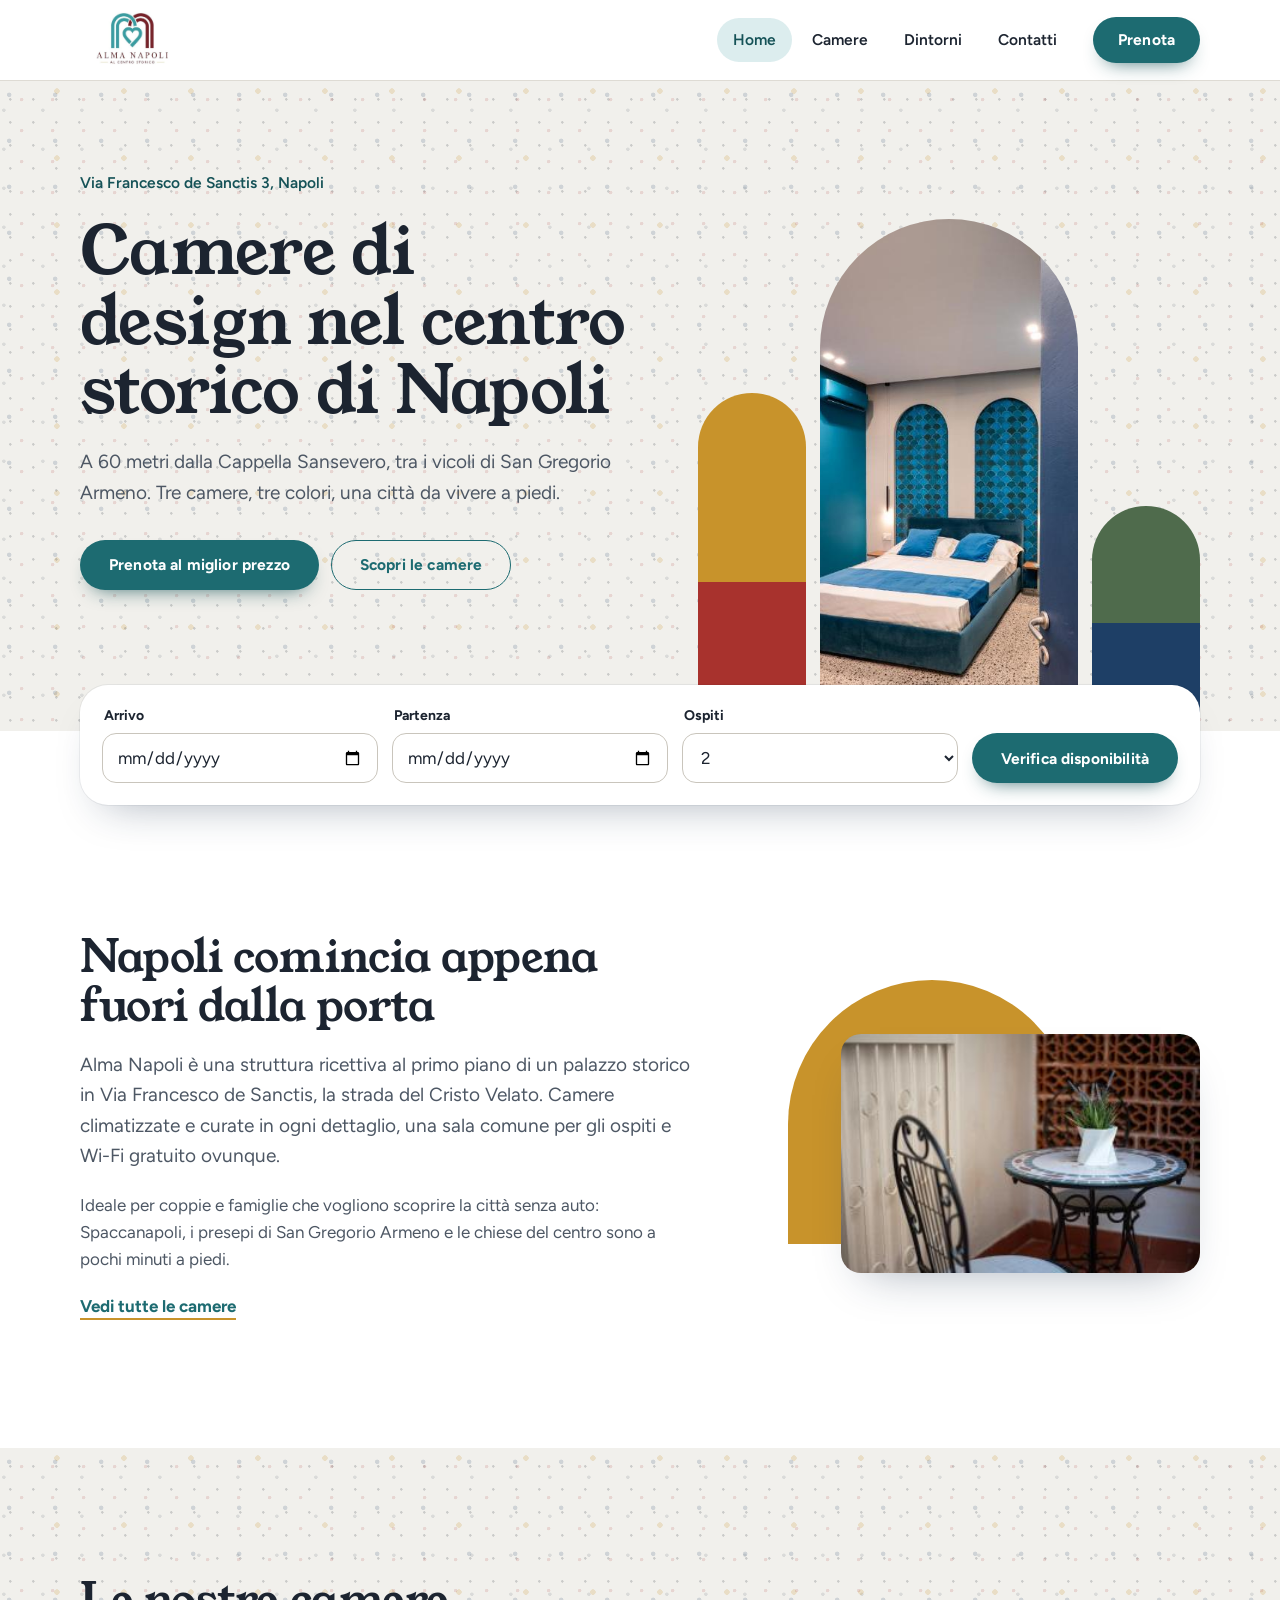
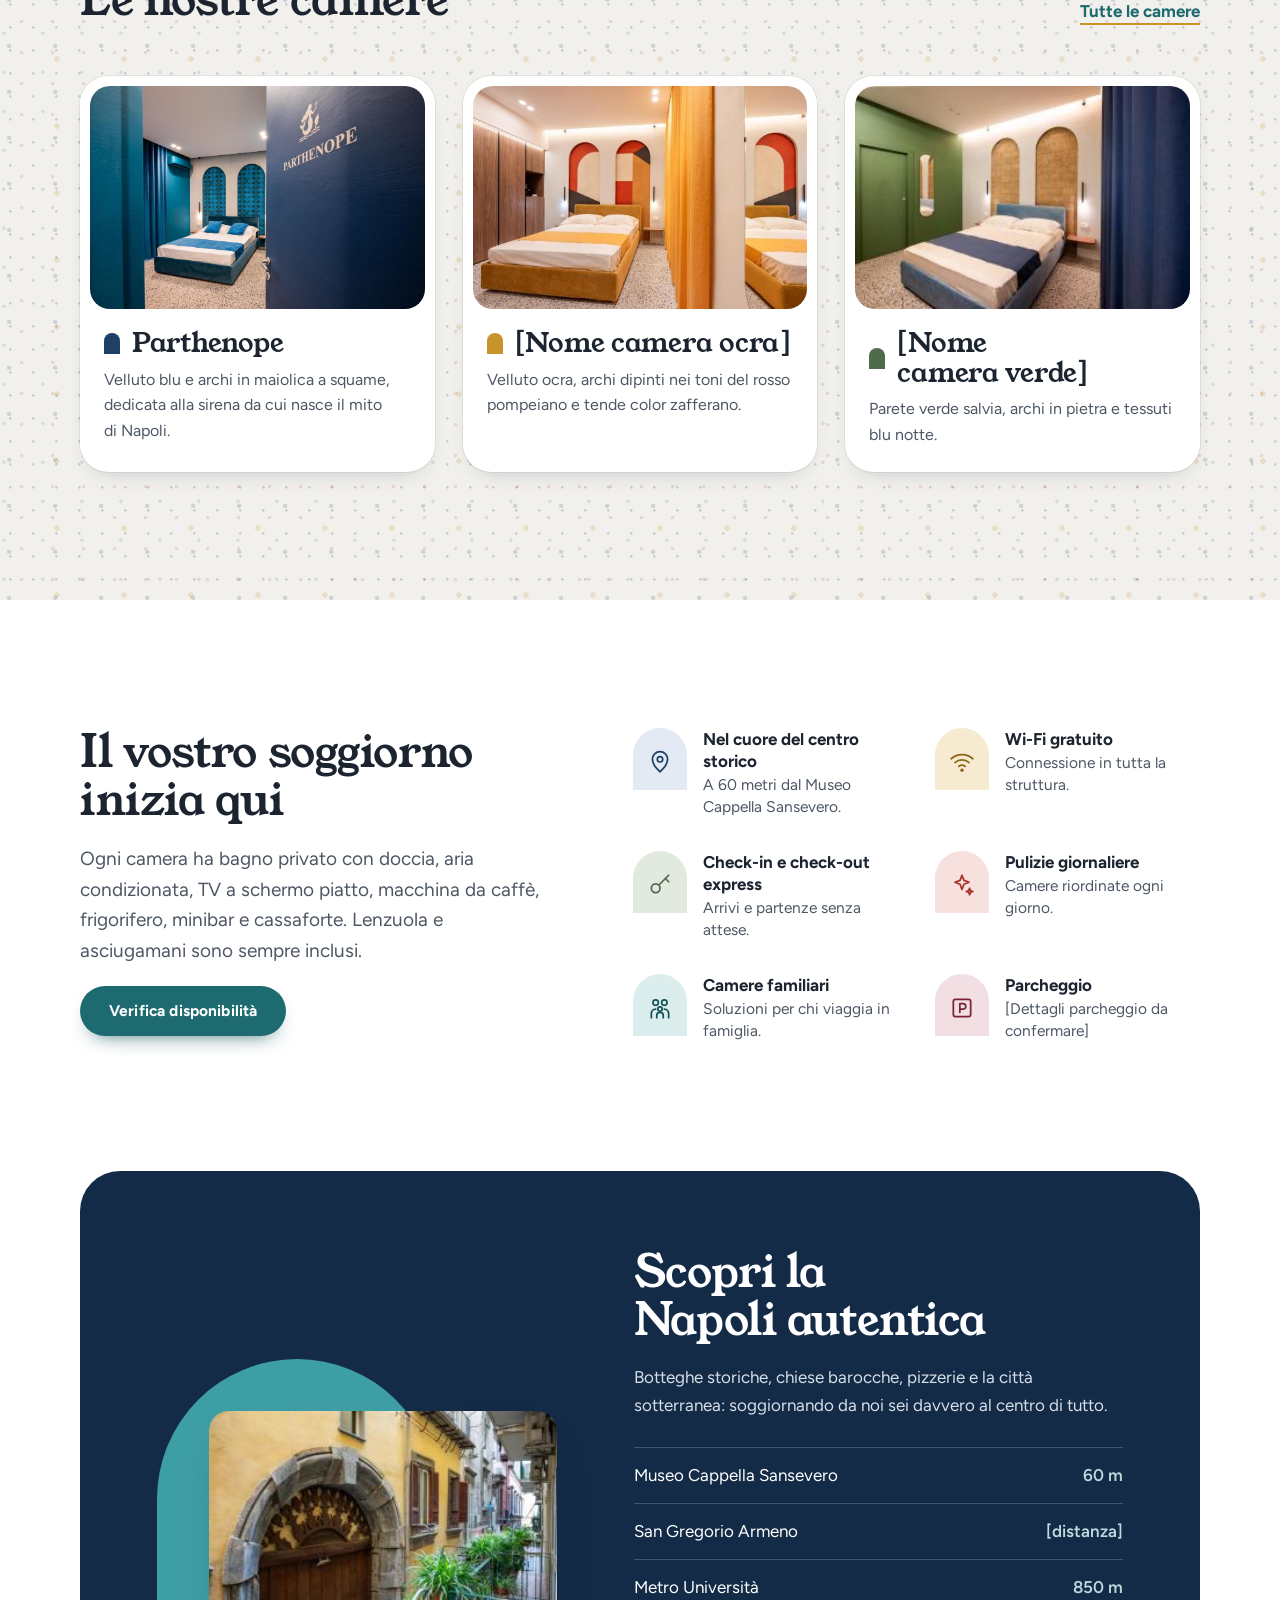
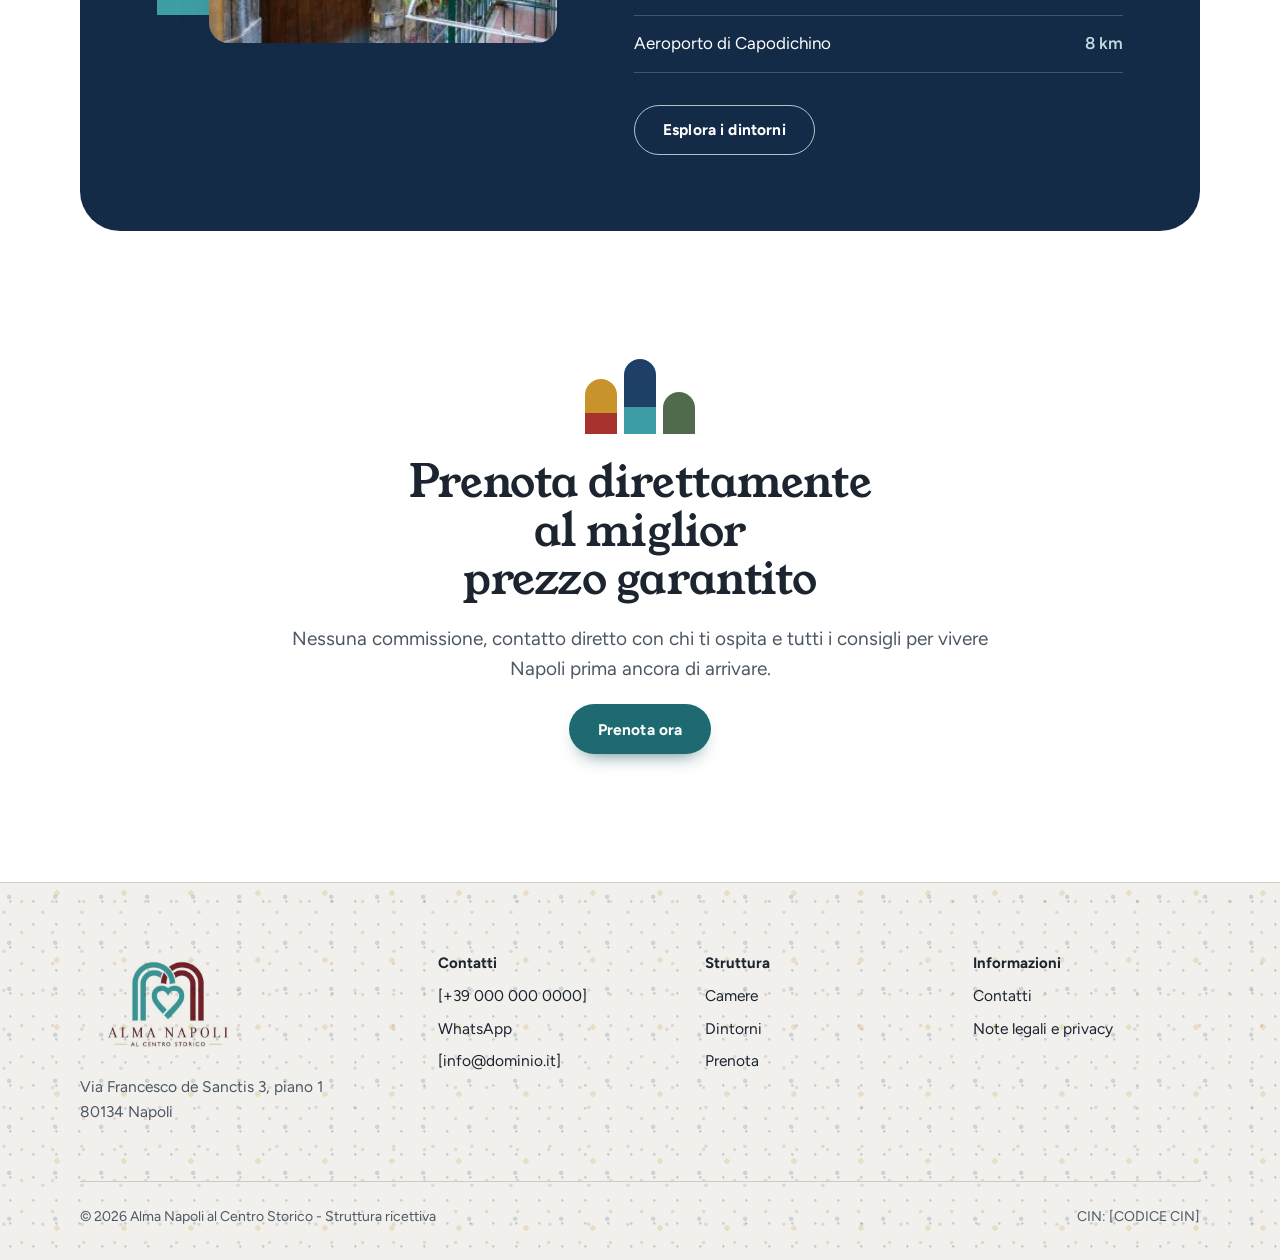
<file: index.html>
<!doctype html>
<html lang="it">
<head>
<meta charset="utf-8">
<meta name="viewport" content="width=device-width, initial-scale=1">
<meta name="robots" content="noindex, nofollow">
<title>Alma Napoli al Centro Storico | Camere nel centro storico di Napoli</title>
<meta name="description" content="Struttura ricettiva nel centro storico di Napoli, a 60 metri dalla Cappella Sansevero. Camere climatizzate di design, Wi-Fi gratuito e prenotazione diretta.">
<link rel="icon" href="assets/img/logo.jpg">
<link rel="preconnect" href="https://fonts.googleapis.com">
<link rel="preconnect" href="https://fonts.gstatic.com" crossorigin>
<link href="https://fonts.googleapis.com/css2?family=Young+Serif&family=Figtree:wght@400;500;600;700&display=swap" rel="stylesheet">
<link rel="stylesheet" href="assets/css/style.css">
</head>
<body>
<a class="skip" href="#main">Vai al contenuto</a>
<header class="site-header">
<div class="wrap header-inner">
<a class="brand" href="index.html"><img src="assets/img/logo.jpg" alt="Alma Napoli al Centro Storico" width="107" height="66"></a>
<button class="menu-toggle" type="button" aria-expanded="false" aria-controls="site-nav" aria-label="Apri il menu">
<svg width="22" height="22" viewBox="0 0 24 24" fill="none" stroke="currentColor" stroke-width="1.8" stroke-linecap="round" aria-hidden="true"><path d="M4 7h16M4 12h16M4 17h16"/></svg>
</button>
<nav class="nav" id="site-nav" aria-label="Menu principale">
<ul>
<li><a href="index.html" aria-current="page">Home</a></li>
<li><a href="camere.html">Camere</a></li>
<li><a href="dintorni.html">Dintorni</a></li>
<li><a href="contatti.html">Contatti</a></li>
</ul>
<a class="btn btn-primary" href="prenota.html">Prenota</a>
</nav>
</div>
</header>
<main id="main">
<section class="hero terrazzo">
<div class="wrap hero-grid">
<div class="hero-text">
<p class="place">Via Francesco de Sanctis 3, Napoli</p>
<h1>Camere di design nel centro storico di Napoli</h1>
<p class="lead">A 60 metri dalla Cappella Sansevero, tra i vicoli di San Gregorio Armeno. Tre camere, tre colori, una città da vivere a piedi.</p>
<div class="hero-actions">
<a class="btn btn-primary" href="prenota.html">Prenota al miglior prezzo</a>
<a class="btn btn-outline" href="camere.html">Scopri le camere</a>
</div>
</div>
<div class="hero-media">
<span class="block-a" aria-hidden="true"></span>
<div class="hero-photo"><img src="assets/img/parthenope.jpg" alt="Camera Parthenope con letto in velluto blu e archi in maiolica" fetchpriority="high"></div>
<span class="block-b" aria-hidden="true"></span>
</div>
</div>
</section>

<section class="booking-band" aria-label="Verifica disponibilità">
<div class="wrap">
<!-- Booking engine: se il fornitore offre un widget di ricerca, sostituire questo modulo con il suo codice -->
<form class="quick-book" data-quick-book>
<div class="field"><label for="qb-in">Arrivo</label><input id="qb-in" name="checkin" type="date" data-min="today" required></div>
<div class="field"><label for="qb-out">Partenza</label><input id="qb-out" name="checkout" type="date" data-min="tomorrow" required></div>
<div class="field"><label for="qb-ospiti">Ospiti</label><select id="qb-ospiti" name="ospiti"><option>1</option><option selected>2</option><option>3</option><option>4</option></select></div>
<button class="btn btn-primary" type="submit">Verifica disponibilità</button>
</form>
</div>
</section>

<section class="section">
<div class="wrap intro-grid">
<div class="stack">
<h2>Napoli comincia appena fuori dalla porta</h2>
<p class="lead">Alma Napoli è una struttura ricettiva al primo piano di un palazzo storico in Via Francesco de Sanctis, la strada del Cristo Velato. Camere climatizzate e curate in ogni dettaglio, una sala comune per gli ospiti e Wi-Fi gratuito ovunque.</p>
<p class="muted">Ideale per coppie e famiglie che vogliono scoprire la città senza auto: Spaccanapoli, i presepi di San Gregorio Armeno e le chiese del centro sono a pochi minuti a piedi.</p>
<a class="link-more" href="camere.html" style="align-self:flex-start">Vedi tutte le camere</a>
</div>
<div class="arch-photo t-ocra"><img src="assets/img/balcone.jpg" alt="Tavolino in ferro battuto sul balcone affacciato sul centro storico" loading="lazy"></div>
</div>
</section>

<section class="section terrazzo">
<div class="wrap">
<div class="section-head">
<h2>Le nostre camere</h2>
<a class="link-more" href="camere.html">Tutte le camere</a>
</div>
<div class="rooms">
<a class="room-card" href="camera-parthenope.html">
<div class="arch"><img src="assets/img/parthenope.jpg" alt="Camera Parthenope con letto in velluto blu e archi in maiolica" loading="lazy"></div>
<h3><span class="swatch sw-blu" aria-hidden="true"></span>Parthenope</h3>
<p>Velluto blu e archi in maiolica a squame, dedicata alla sirena da cui nasce il mito di Napoli.</p>
</a>
<a class="room-card" href="camera-ocra.html">
<div class="arch"><img src="assets/img/ocra.jpg" alt="Camera con letto in velluto ocra e archi decorati nei toni del rosso" loading="lazy"></div>
<h3><span class="swatch sw-ocra" aria-hidden="true"></span>[Nome camera ocra]</h3>
<p>Velluto ocra, archi dipinti nei toni del rosso pompeiano e tende color zafferano.</p>
</a>
<a class="room-card" href="camera-verde.html">
<div class="arch"><img src="assets/img/verde.jpg" alt="Camera con parete verde salvia e archi in pietra" loading="lazy"></div>
<h3><span class="swatch sw-verde" aria-hidden="true"></span>[Nome camera verde]</h3>
<p>Parete verde salvia, archi in pietra e tessuti blu notte.</p>
</a>
</div>
</div>
</section>

<section class="section">
<div class="wrap features-grid">
<div class="stack">
<h2>Il vostro soggiorno inizia qui</h2>
<p class="lead">Ogni camera ha bagno privato con doccia, aria condizionata, TV a schermo piatto, macchina da caffè, frigorifero, minibar e cassaforte. Lenzuola e asciugamani sono sempre inclusi.</p>
<a class="btn btn-primary" href="prenota.html" style="align-self:flex-start">Verifica disponibilità</a>
</div>
<ul class="features">
<li><span class="ico"><svg width="26" height="26" viewBox="0 0 24 24" fill="none" stroke="currentColor" stroke-width="1.6" stroke-linecap="round" stroke-linejoin="round" aria-hidden="true"><path d="M12 21s-7-6.2-7-11.5A7 7 0 0 1 19 9.5C19 14.8 12 21 12 21z"/><circle cx="12" cy="9.5" r="2.5"/></svg></span><strong>Nel cuore del centro storico</strong><span class="muted">A 60 metri dal Museo Cappella Sansevero.</span></li>
<li><span class="ico"><svg width="26" height="26" viewBox="0 0 24 24" fill="none" stroke="currentColor" stroke-width="1.6" stroke-linecap="round" stroke-linejoin="round" aria-hidden="true"><path d="M2 9a15 15 0 0 1 20 0"/><path d="M5.5 12.5a10 10 0 0 1 13 0"/><path d="M9 16a5 5 0 0 1 6 0"/><circle cx="12" cy="19.5" r=".8"/></svg></span><strong>Wi-Fi gratuito</strong><span class="muted">Connessione in tutta la struttura.</span></li>
<li><span class="ico"><svg width="26" height="26" viewBox="0 0 24 24" fill="none" stroke="currentColor" stroke-width="1.6" stroke-linecap="round" stroke-linejoin="round" aria-hidden="true"><circle cx="8" cy="15" r="4"/><path d="M11 12l9-9"/><path d="M17 6l3 3"/></svg></span><strong>Check-in e check-out express</strong><span class="muted">Arrivi e partenze senza attese.</span></li>
<li><span class="ico"><svg width="26" height="26" viewBox="0 0 24 24" fill="none" stroke="currentColor" stroke-width="1.6" stroke-linecap="round" stroke-linejoin="round" aria-hidden="true"><path d="M12 3l1.8 4.7 4.7 1.8-4.7 1.8L12 16l-1.8-4.7-4.7-1.8 4.7-1.8z"/><path d="M19 15l.8 2.2 2.2.8-2.2.8L19 21l-.8-2.2-2.2-.8 2.2-.8z"/></svg></span><strong>Pulizie giornaliere</strong><span class="muted">Camere riordinate ogni giorno.</span></li>
<li><span class="ico"><svg width="26" height="26" viewBox="0 0 24 24" fill="none" stroke="currentColor" stroke-width="1.6" stroke-linecap="round" stroke-linejoin="round" aria-hidden="true"><circle cx="8" cy="7" r="2.5"/><circle cx="16" cy="7" r="2.5"/><circle cx="12" cy="13" r="2"/><path d="M4 21v-4a4 4 0 0 1 4-4"/><path d="M20 21v-4a4 4 0 0 0-4-4"/><path d="M9 21v-2a3 3 0 0 1 6 0v2"/></svg></span><strong>Camere familiari</strong><span class="muted">Soluzioni per chi viaggia in famiglia.</span></li>
<li><span class="ico"><svg width="26" height="26" viewBox="0 0 24 24" fill="none" stroke="currentColor" stroke-width="1.6" stroke-linecap="round" stroke-linejoin="round" aria-hidden="true"><rect x="4" y="4" width="16" height="16" rx="2"/><path d="M10 16V8h3a2.5 2.5 0 0 1 0 5h-3"/></svg></span><strong>Parcheggio</strong><span class="muted">[Dettagli parcheggio da confermare]</span></li>
</ul>
</div>
</section>

<section class="section teaser">
<div class="wrap teaser-grid">
<div class="arch-photo t-teal"><img src="assets/img/vista-strada.jpg" alt="Vista dal balcone su Via Francesco de Sanctis e sul portale in piperno" loading="lazy"></div>
<div class="stack">
<h2>Scopri la Napoli autentica</h2>
<p>Botteghe storiche, chiese barocche, pizzerie e la città sotterranea: soggiornando da noi sei davvero al centro di tutto.</p>
<ul class="places-inline">
<li><span>Museo Cappella Sansevero</span><span>60 m</span></li>
<li><span>San Gregorio Armeno</span><span>[distanza]</span></li>
<li><span>Metro Università</span><span>850 m</span></li>
<li><span>Aeroporto di Capodichino</span><span>8 km</span></li>
</ul>
<a class="btn btn-ghost-light" href="dintorni.html" style="align-self:flex-start;margin-top:12px">Esplora i dintorni</a>
</div>
</div>
</section>

<section class="section cta">
<div class="wrap stack">
<h2>Prenota direttamente al miglior prezzo garantito</h2>
<p class="lead">Nessuna commissione, contatto diretto con chi ti ospita e tutti i consigli per vivere Napoli prima ancora di arrivare.</p>
<a class="btn btn-primary" href="prenota.html">Prenota ora</a>
</div>
</section>
</main>
<footer class="site-footer terrazzo">
<div class="wrap">
<div class="footer-grid">
<div>
<img src="assets/img/logo.jpg" alt="Alma Napoli al Centro Storico" width="168" height="104">
<address>Via Francesco de Sanctis 3, piano 1<br>80134 Napoli</address>
</div>
<div>
<h2>Contatti</h2>
<ul>
<li><a href="tel:+390000000000">[+39 000 000 0000]</a></li>
<li><a href="https://wa.me/390000000000">WhatsApp</a></li>
<li><a href="mailto:info@dominio.it">[info@dominio.it]</a></li>
</ul>
</div>
<div>
<h2>Struttura</h2>
<ul>
<li><a href="camere.html">Camere</a></li>
<li><a href="dintorni.html">Dintorni</a></li>
<li><a href="prenota.html">Prenota</a></li>
</ul>
</div>
<div>
<h2>Informazioni</h2>
<ul>
<li><a href="contatti.html">Contatti</a></li>
<li><a href="note-legali.html">Note legali e privacy</a></li>
</ul>
</div>
</div>
<div class="footer-bottom">
<span>&copy; <span data-year>2026</span> Alma Napoli al Centro Storico - Struttura ricettiva</span>
<span>CIN: [CODICE CIN]</span>
</div>
</div>
</footer>
<script src="assets/js/main.js"></script>
</body>
</html>
</file>
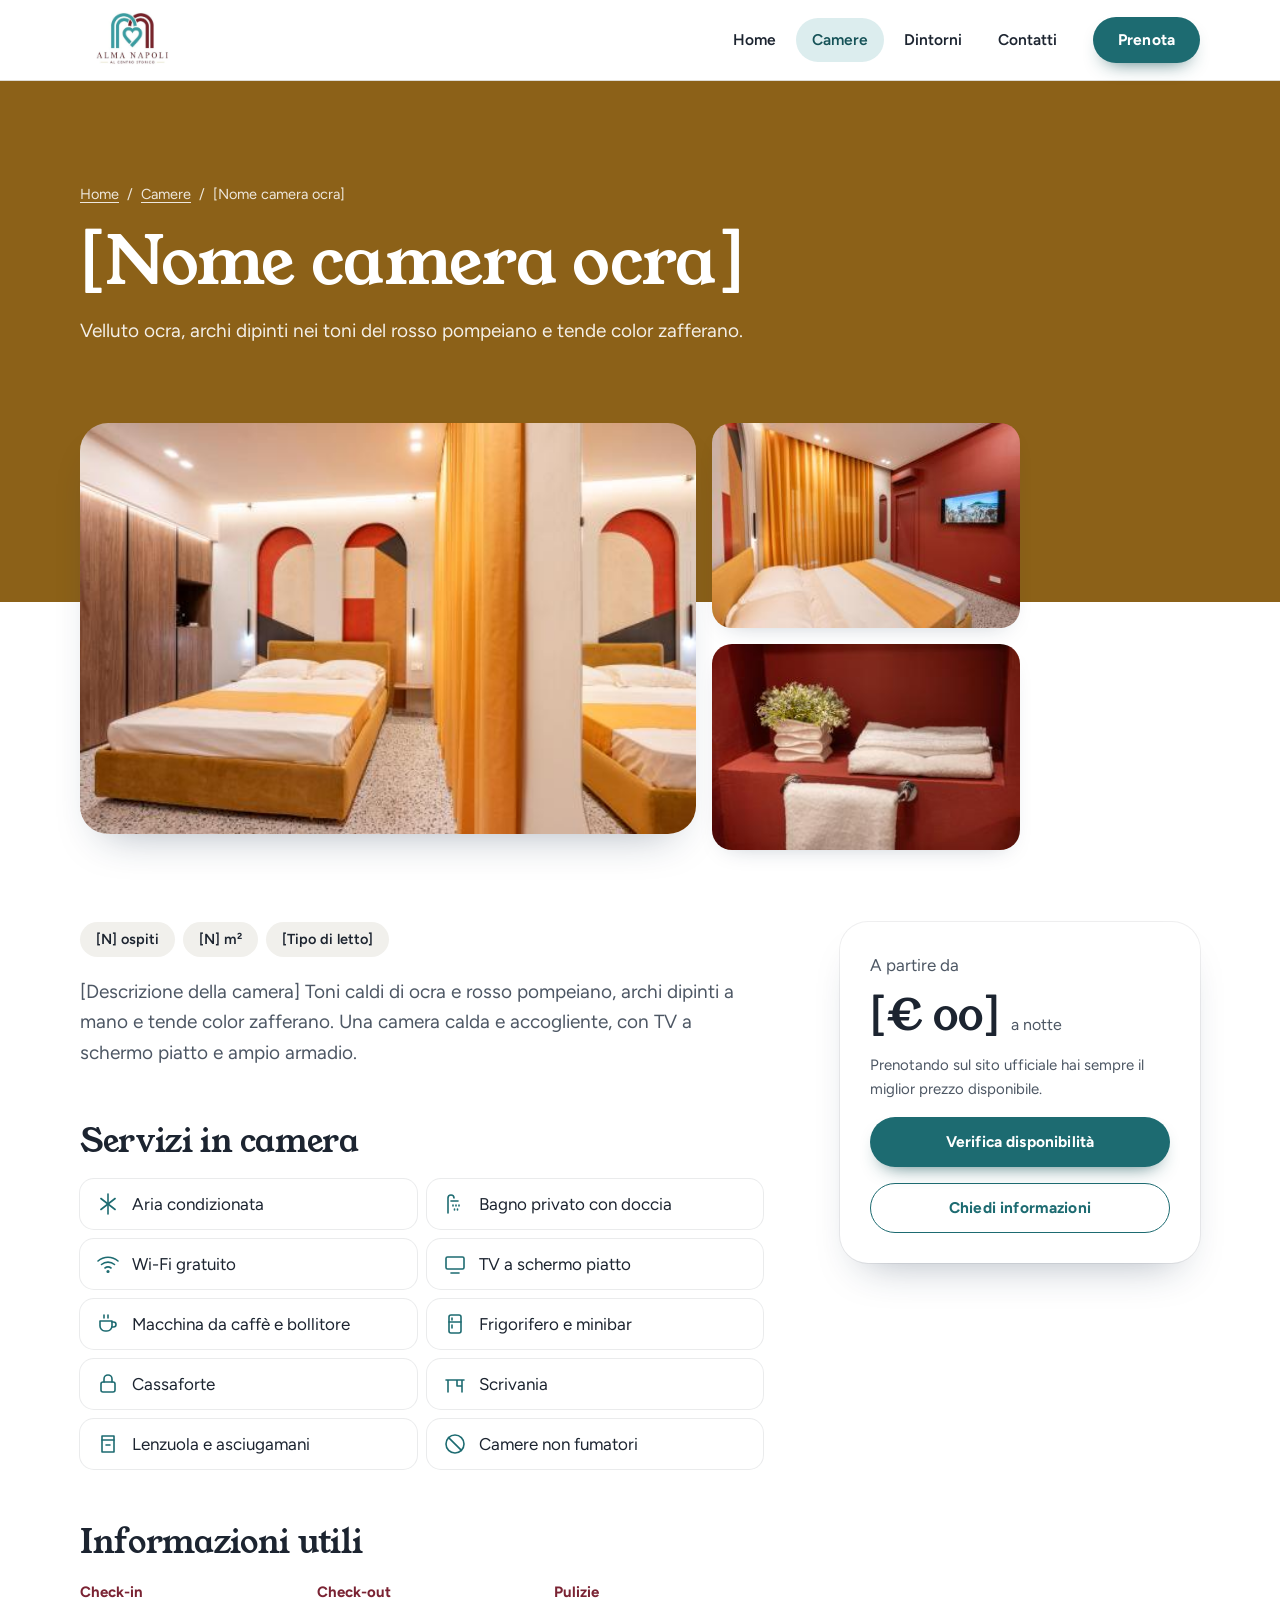
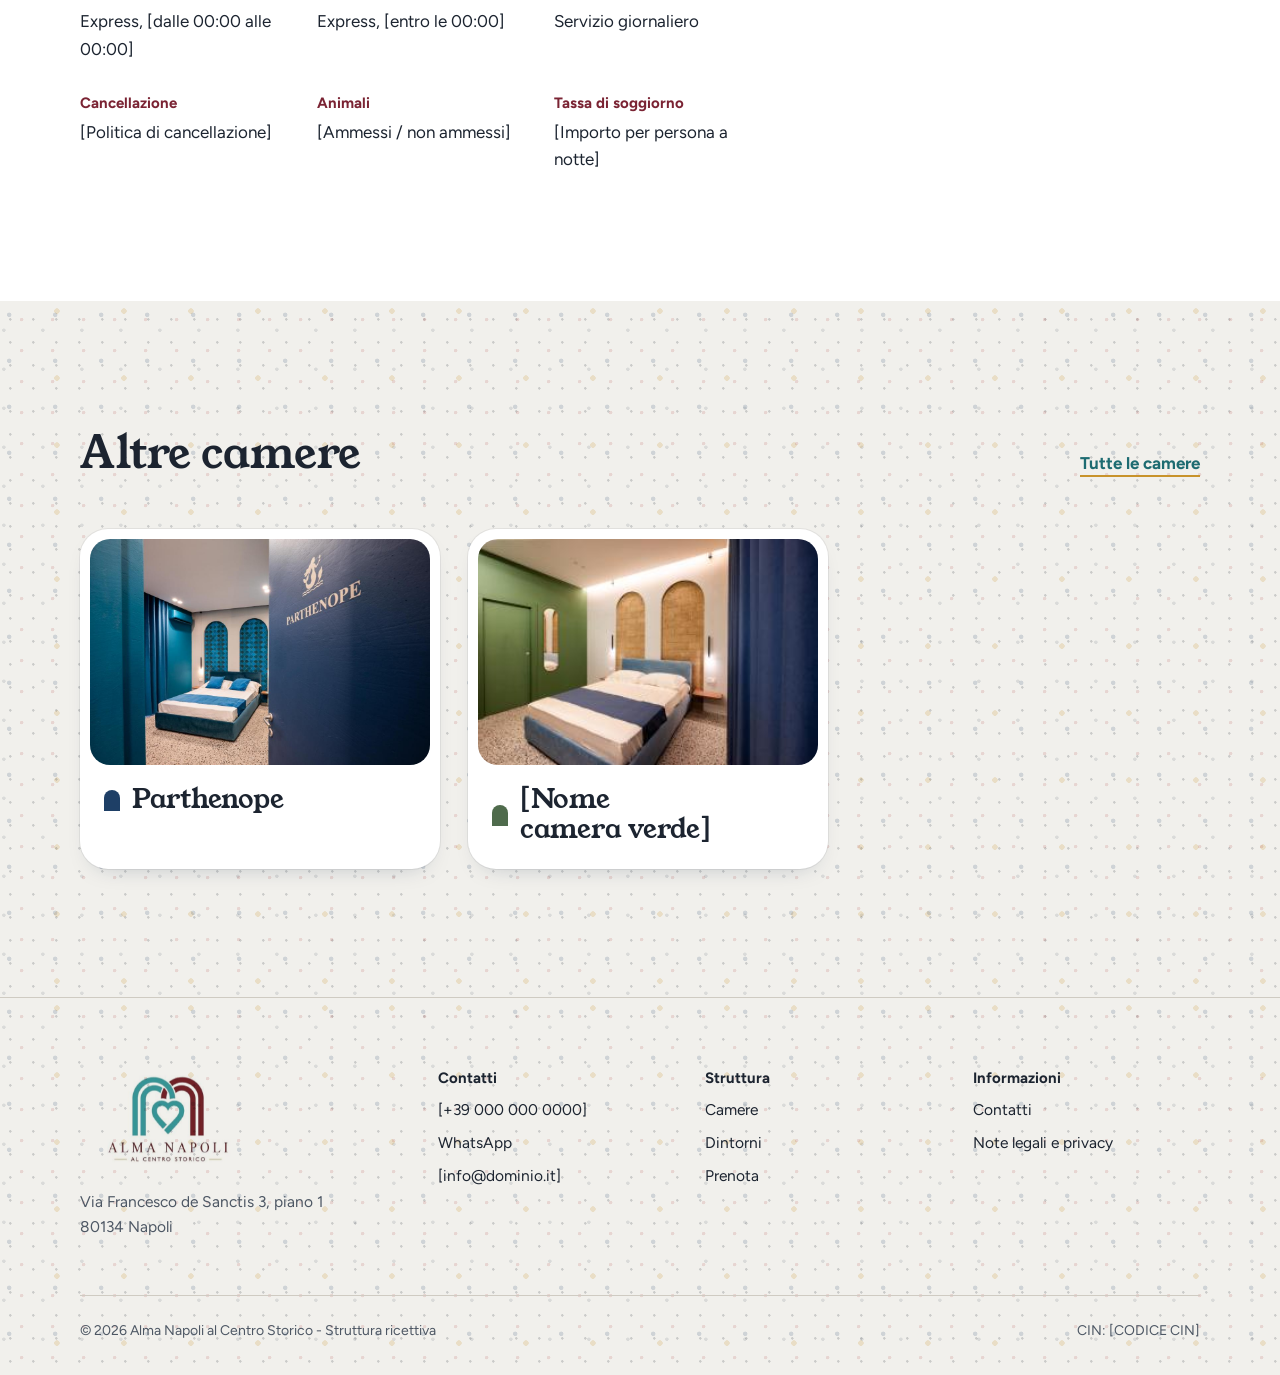
<file: camera-ocra.html>
<!doctype html>
<html lang="it">
<head>
<meta charset="utf-8">
<meta name="viewport" content="width=device-width, initial-scale=1">
<meta name="robots" content="noindex, nofollow">
<title>[Nome camera ocra] | Alma Napoli al Centro Storico</title>
<meta name="description" content="Velluto ocra, archi dipinti nei toni del rosso pompeiano e tende color zafferano.">
<link rel="icon" href="assets/img/logo.jpg">
<link rel="preconnect" href="https://fonts.googleapis.com">
<link rel="preconnect" href="https://fonts.gstatic.com" crossorigin>
<link href="https://fonts.googleapis.com/css2?family=Young+Serif&family=Figtree:wght@400;500;600;700&display=swap" rel="stylesheet">
<link rel="stylesheet" href="assets/css/style.css">
</head>
<body>
<a class="skip" href="#main">Vai al contenuto</a>
<header class="site-header">
<div class="wrap header-inner">
<a class="brand" href="index.html"><img src="assets/img/logo.jpg" alt="Alma Napoli al Centro Storico" width="107" height="66"></a>
<button class="menu-toggle" type="button" aria-expanded="false" aria-controls="site-nav" aria-label="Apri il menu">
<svg width="22" height="22" viewBox="0 0 24 24" fill="none" stroke="currentColor" stroke-width="1.8" stroke-linecap="round" aria-hidden="true"><path d="M4 7h16M4 12h16M4 17h16"/></svg>
</button>
<nav class="nav" id="site-nav" aria-label="Menu principale">
<ul>
<li><a href="index.html">Home</a></li>
<li><a href="camere.html" aria-current="page">Camere</a></li>
<li><a href="dintorni.html">Dintorni</a></li>
<li><a href="contatti.html">Contatti</a></li>
</ul>
<a class="btn btn-primary" href="prenota.html">Prenota</a>
</nav>
</div>
</header>
<main id="main">
<section class="page-head room-hero c-ocra">
<div class="wrap stack">
<nav class="crumbs" aria-label="Percorso"><a href="index.html">Home</a><span aria-hidden="true">/</span><a href="camere.html">Camere</a><span aria-hidden="true">/</span><span>[Nome camera ocra]</span></nav>
<h1>[Nome camera ocra]</h1>
<p class="lead">Velluto ocra, archi dipinti nei toni del rosso pompeiano e tende color zafferano.</p>
</div>
</section>

<section class="section gallery-section">
<div class="wrap">
<div class="gallery"><div class="arch main"><img src="assets/img/ocra.jpg" alt="Camera con letto in velluto ocra e archi decorati nei toni del rosso"></div><div class="side"><img src="assets/img/ocra-2.jpg" alt="Camera ocra con parete rossa, tende arancio e TV a schermo piatto" loading="lazy">
<img src="assets/img/ocra-dettaglio.jpg" alt="Dettaglio con asciugamani e fiori su mensola rossa" loading="lazy"></div></div>
</div>
</section>

<section class="section room-details">
<div class="wrap room-layout">
<div class="content">
<div class="stack">
<ul class="chips"><li>[N] ospiti</li><li>[N] m²</li><li>[Tipo di letto]</li></ul>
<p class="lead">[Descrizione della camera] Toni caldi di ocra e rosso pompeiano, archi dipinti a mano e tende color zafferano. Una camera calda e accogliente, con TV a schermo piatto e ampio armadio.</p>
</div>
<div class="stack">
<h2 style="font-size:32px">Servizi in camera</h2>
<ul class="amenities">
<li><svg width="24" height="24" viewBox="0 0 24 24" fill="none" stroke="currentColor" stroke-width="1.6" stroke-linecap="round" stroke-linejoin="round" aria-hidden="true"><path d="M12 2v20"/><path d="M4.9 6.5l14.2 11"/><path d="M19.1 6.5L4.9 17.5"/></svg><span>Aria condizionata</span></li>
<li><svg width="24" height="24" viewBox="0 0 24 24" fill="none" stroke="currentColor" stroke-width="1.6" stroke-linecap="round" stroke-linejoin="round" aria-hidden="true"><path d="M5 21V6a3 3 0 0 1 6 0"/><path d="M8 9h7"/><path d="M10 13v1M13 13v1M16 13v1M11.5 17v1M14.5 17v1"/></svg><span>Bagno privato con doccia</span></li>
<li><svg width="24" height="24" viewBox="0 0 24 24" fill="none" stroke="currentColor" stroke-width="1.6" stroke-linecap="round" stroke-linejoin="round" aria-hidden="true"><path d="M2 9a15 15 0 0 1 20 0"/><path d="M5.5 12.5a10 10 0 0 1 13 0"/><path d="M9 16a5 5 0 0 1 6 0"/><circle cx="12" cy="19.5" r=".8"/></svg><span>Wi-Fi gratuito</span></li>
<li><svg width="24" height="24" viewBox="0 0 24 24" fill="none" stroke="currentColor" stroke-width="1.6" stroke-linecap="round" stroke-linejoin="round" aria-hidden="true"><rect x="3" y="5" width="18" height="12" rx="1.5"/><path d="M8 21h8"/></svg><span>TV a schermo piatto</span></li>
<li><svg width="24" height="24" viewBox="0 0 24 24" fill="none" stroke="currentColor" stroke-width="1.6" stroke-linecap="round" stroke-linejoin="round" aria-hidden="true"><path d="M4 9h12v5a5 5 0 0 1-5 5H9a5 5 0 0 1-5-5z"/><path d="M16 10h1.5a2.5 2.5 0 0 1 0 5H16"/><path d="M8 3v3M12 3v3"/></svg><span>Macchina da caffè e bollitore</span></li>
<li><svg width="24" height="24" viewBox="0 0 24 24" fill="none" stroke="currentColor" stroke-width="1.6" stroke-linecap="round" stroke-linejoin="round" aria-hidden="true"><rect x="6" y="3" width="12" height="18" rx="2"/><path d="M6 10h12M9 6v2M9 13v3"/></svg><span>Frigorifero e minibar</span></li>
<li><svg width="24" height="24" viewBox="0 0 24 24" fill="none" stroke="currentColor" stroke-width="1.6" stroke-linecap="round" stroke-linejoin="round" aria-hidden="true"><rect x="5" y="10" width="14" height="10" rx="2"/><path d="M8 10V7a4 4 0 0 1 8 0v3"/></svg><span>Cassaforte</span></li>
<li><svg width="24" height="24" viewBox="0 0 24 24" fill="none" stroke="currentColor" stroke-width="1.6" stroke-linecap="round" stroke-linejoin="round" aria-hidden="true"><path d="M3 8h18M5 8v12M19 8v12M14 8v6h5"/></svg><span>Scrivania</span></li>
<li><svg width="24" height="24" viewBox="0 0 24 24" fill="none" stroke="currentColor" stroke-width="1.6" stroke-linecap="round" stroke-linejoin="round" aria-hidden="true"><path d="M6 4h12v16H6z"/><path d="M6 8h12M10 13h4"/></svg><span>Lenzuola e asciugamani</span></li>
<li><svg width="24" height="24" viewBox="0 0 24 24" fill="none" stroke="currentColor" stroke-width="1.6" stroke-linecap="round" stroke-linejoin="round" aria-hidden="true"><circle cx="12" cy="12" r="9"/><path d="M5.6 5.6l12.8 12.8"/></svg><span>Camere non fumatori</span></li>
</ul>
</div>
<div class="stack">
<h2 style="font-size:32px">Informazioni utili</h2>
<dl class="info-list">
<div><dt>Check-in</dt><dd>Express, [dalle 00:00 alle 00:00]</dd></div>
<div><dt>Check-out</dt><dd>Express, [entro le 00:00]</dd></div>
<div><dt>Pulizie</dt><dd>Servizio giornaliero</dd></div>
<div><dt>Cancellazione</dt><dd>[Politica di cancellazione]</dd></div>
<div><dt>Animali</dt><dd>[Ammessi / non ammessi]</dd></div>
<div><dt>Tassa di soggiorno</dt><dd>[Importo per persona a notte]</dd></div>
</dl>
</div>
</div>
<aside class="book-box" aria-label="Prenota [Nome camera ocra]">
<p class="muted">A partire da</p>
<p style="font-family:var(--font-display);font-size:42px;line-height:1">[€ 00] <span style="font-family:var(--font-body);font-size:16px;color:var(--muted)">a notte</span></p>
<p class="muted" style="font-size:15px">Prenotando sul sito ufficiale hai sempre il miglior prezzo disponibile.</p>
<a class="btn btn-primary" href="prenota.html">Verifica disponibilità</a>
<a class="btn btn-outline" href="contatti.html">Chiedi informazioni</a>
</aside>
</div>
</section>

<section class="section terrazzo">
<div class="wrap">
<div class="section-head"><h2>Altre camere</h2><a class="link-more" href="camere.html">Tutte le camere</a></div>
<div class="rooms" style="grid-template-columns:repeat(auto-fit,minmax(260px,360px))">
<a class="room-card" href="camera-parthenope.html">
<div class="arch"><img src="assets/img/parthenope.jpg" alt="Camera Parthenope con letto in velluto blu e archi in maiolica" loading="lazy"></div>
<h3><span class="swatch sw-blu" aria-hidden="true"></span>Parthenope</h3>
</a>
<a class="room-card" href="camera-verde.html">
<div class="arch"><img src="assets/img/verde.jpg" alt="Camera con parete verde salvia e archi in pietra" loading="lazy"></div>
<h3><span class="swatch sw-verde" aria-hidden="true"></span>[Nome camera verde]</h3>
</a>
</div>
</div>
</section>
</main>
<footer class="site-footer terrazzo">
<div class="wrap">
<div class="footer-grid">
<div>
<img src="assets/img/logo.jpg" alt="Alma Napoli al Centro Storico" width="168" height="104">
<address>Via Francesco de Sanctis 3, piano 1<br>80134 Napoli</address>
</div>
<div>
<h2>Contatti</h2>
<ul>
<li><a href="tel:+390000000000">[+39 000 000 0000]</a></li>
<li><a href="https://wa.me/390000000000">WhatsApp</a></li>
<li><a href="mailto:info@dominio.it">[info@dominio.it]</a></li>
</ul>
</div>
<div>
<h2>Struttura</h2>
<ul>
<li><a href="camere.html">Camere</a></li>
<li><a href="dintorni.html">Dintorni</a></li>
<li><a href="prenota.html">Prenota</a></li>
</ul>
</div>
<div>
<h2>Informazioni</h2>
<ul>
<li><a href="contatti.html">Contatti</a></li>
<li><a href="note-legali.html">Note legali e privacy</a></li>
</ul>
</div>
</div>
<div class="footer-bottom">
<span>&copy; <span data-year>2026</span> Alma Napoli al Centro Storico - Struttura ricettiva</span>
<span>CIN: [CODICE CIN]</span>
</div>
</div>
</footer>
<script src="assets/js/main.js"></script>
</body>
</html>
</file>
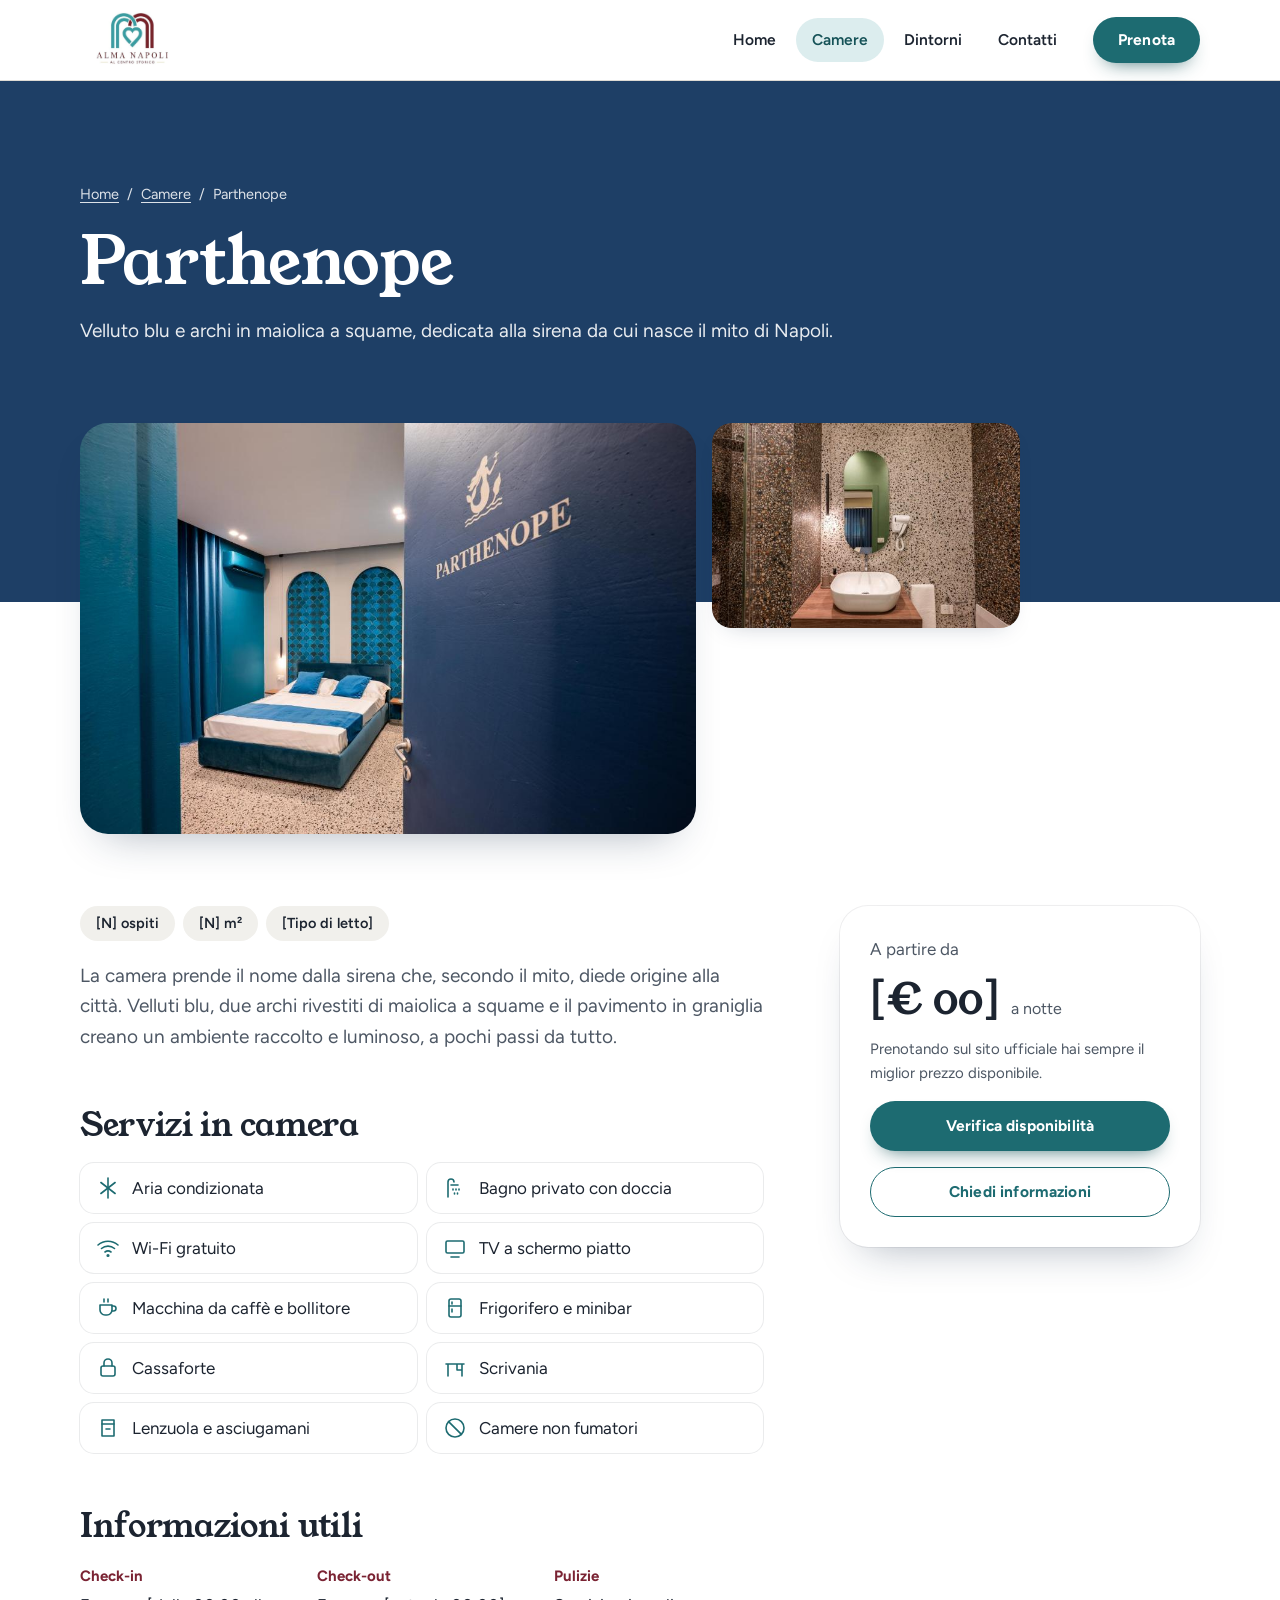
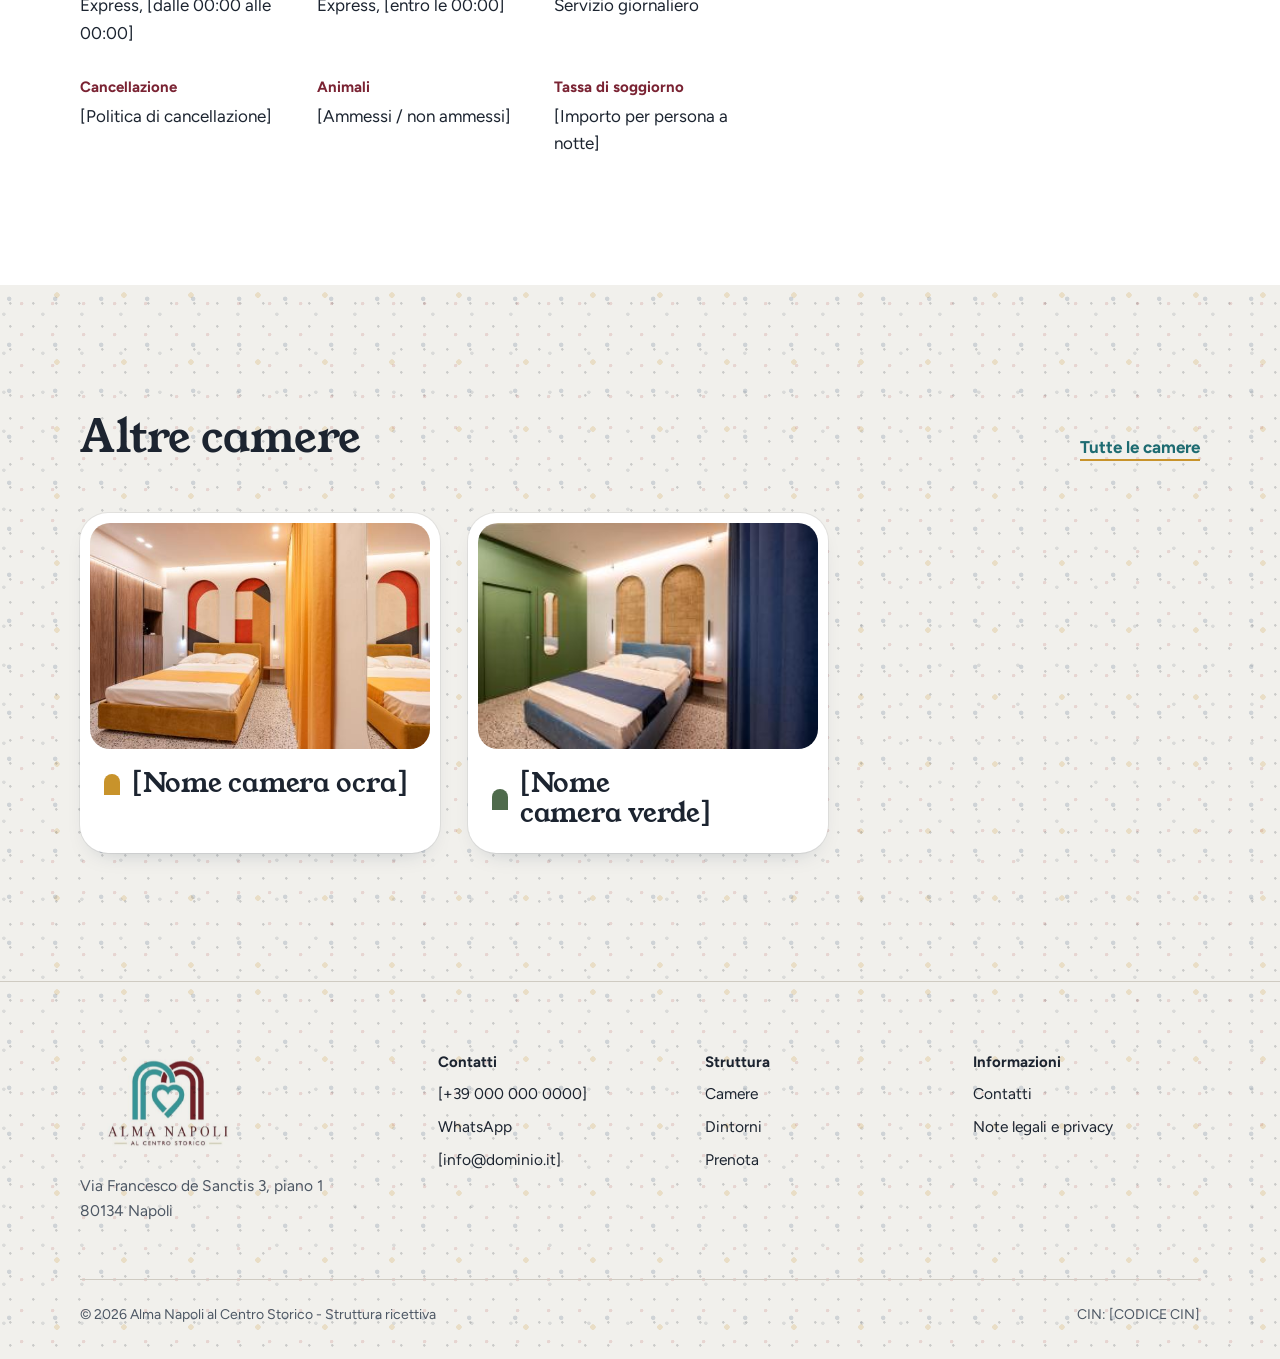
<file: camera-parthenope.html>
<!doctype html>
<html lang="it">
<head>
<meta charset="utf-8">
<meta name="viewport" content="width=device-width, initial-scale=1">
<meta name="robots" content="noindex, nofollow">
<title>Parthenope | Alma Napoli al Centro Storico</title>
<meta name="description" content="Velluto blu e archi in maiolica a squame, dedicata alla sirena da cui nasce il mito di Napoli.">
<link rel="icon" href="assets/img/logo.jpg">
<link rel="preconnect" href="https://fonts.googleapis.com">
<link rel="preconnect" href="https://fonts.gstatic.com" crossorigin>
<link href="https://fonts.googleapis.com/css2?family=Young+Serif&family=Figtree:wght@400;500;600;700&display=swap" rel="stylesheet">
<link rel="stylesheet" href="assets/css/style.css">
</head>
<body>
<a class="skip" href="#main">Vai al contenuto</a>
<header class="site-header">
<div class="wrap header-inner">
<a class="brand" href="index.html"><img src="assets/img/logo.jpg" alt="Alma Napoli al Centro Storico" width="107" height="66"></a>
<button class="menu-toggle" type="button" aria-expanded="false" aria-controls="site-nav" aria-label="Apri il menu">
<svg width="22" height="22" viewBox="0 0 24 24" fill="none" stroke="currentColor" stroke-width="1.8" stroke-linecap="round" aria-hidden="true"><path d="M4 7h16M4 12h16M4 17h16"/></svg>
</button>
<nav class="nav" id="site-nav" aria-label="Menu principale">
<ul>
<li><a href="index.html">Home</a></li>
<li><a href="camere.html" aria-current="page">Camere</a></li>
<li><a href="dintorni.html">Dintorni</a></li>
<li><a href="contatti.html">Contatti</a></li>
</ul>
<a class="btn btn-primary" href="prenota.html">Prenota</a>
</nav>
</div>
</header>
<main id="main">
<section class="page-head room-hero c-blu">
<div class="wrap stack">
<nav class="crumbs" aria-label="Percorso"><a href="index.html">Home</a><span aria-hidden="true">/</span><a href="camere.html">Camere</a><span aria-hidden="true">/</span><span>Parthenope</span></nav>
<h1>Parthenope</h1>
<p class="lead">Velluto blu e archi in maiolica a squame, dedicata alla sirena da cui nasce il mito di Napoli.</p>
</div>
</section>

<section class="section gallery-section">
<div class="wrap">
<div class="gallery"><div class="arch main"><img src="assets/img/parthenope.jpg" alt="Camera Parthenope con letto in velluto blu e archi in maiolica"></div><div class="side"><img src="assets/img/parthenope-bagno.jpg" alt="Bagno della camera Parthenope con lavabo in ceramica e specchio ovale" loading="lazy"></div></div>
</div>
</section>

<section class="section room-details">
<div class="wrap room-layout">
<div class="content">
<div class="stack">
<ul class="chips"><li>[N] ospiti</li><li>[N] m²</li><li>[Tipo di letto]</li></ul>
<p class="lead">La camera prende il nome dalla sirena che, secondo il mito, diede origine alla città. Velluti blu, due archi rivestiti di maiolica a squame e il pavimento in graniglia creano un ambiente raccolto e luminoso, a pochi passi da tutto.</p>
</div>
<div class="stack">
<h2 style="font-size:32px">Servizi in camera</h2>
<ul class="amenities">
<li><svg width="24" height="24" viewBox="0 0 24 24" fill="none" stroke="currentColor" stroke-width="1.6" stroke-linecap="round" stroke-linejoin="round" aria-hidden="true"><path d="M12 2v20"/><path d="M4.9 6.5l14.2 11"/><path d="M19.1 6.5L4.9 17.5"/></svg><span>Aria condizionata</span></li>
<li><svg width="24" height="24" viewBox="0 0 24 24" fill="none" stroke="currentColor" stroke-width="1.6" stroke-linecap="round" stroke-linejoin="round" aria-hidden="true"><path d="M5 21V6a3 3 0 0 1 6 0"/><path d="M8 9h7"/><path d="M10 13v1M13 13v1M16 13v1M11.5 17v1M14.5 17v1"/></svg><span>Bagno privato con doccia</span></li>
<li><svg width="24" height="24" viewBox="0 0 24 24" fill="none" stroke="currentColor" stroke-width="1.6" stroke-linecap="round" stroke-linejoin="round" aria-hidden="true"><path d="M2 9a15 15 0 0 1 20 0"/><path d="M5.5 12.5a10 10 0 0 1 13 0"/><path d="M9 16a5 5 0 0 1 6 0"/><circle cx="12" cy="19.5" r=".8"/></svg><span>Wi-Fi gratuito</span></li>
<li><svg width="24" height="24" viewBox="0 0 24 24" fill="none" stroke="currentColor" stroke-width="1.6" stroke-linecap="round" stroke-linejoin="round" aria-hidden="true"><rect x="3" y="5" width="18" height="12" rx="1.5"/><path d="M8 21h8"/></svg><span>TV a schermo piatto</span></li>
<li><svg width="24" height="24" viewBox="0 0 24 24" fill="none" stroke="currentColor" stroke-width="1.6" stroke-linecap="round" stroke-linejoin="round" aria-hidden="true"><path d="M4 9h12v5a5 5 0 0 1-5 5H9a5 5 0 0 1-5-5z"/><path d="M16 10h1.5a2.5 2.5 0 0 1 0 5H16"/><path d="M8 3v3M12 3v3"/></svg><span>Macchina da caffè e bollitore</span></li>
<li><svg width="24" height="24" viewBox="0 0 24 24" fill="none" stroke="currentColor" stroke-width="1.6" stroke-linecap="round" stroke-linejoin="round" aria-hidden="true"><rect x="6" y="3" width="12" height="18" rx="2"/><path d="M6 10h12M9 6v2M9 13v3"/></svg><span>Frigorifero e minibar</span></li>
<li><svg width="24" height="24" viewBox="0 0 24 24" fill="none" stroke="currentColor" stroke-width="1.6" stroke-linecap="round" stroke-linejoin="round" aria-hidden="true"><rect x="5" y="10" width="14" height="10" rx="2"/><path d="M8 10V7a4 4 0 0 1 8 0v3"/></svg><span>Cassaforte</span></li>
<li><svg width="24" height="24" viewBox="0 0 24 24" fill="none" stroke="currentColor" stroke-width="1.6" stroke-linecap="round" stroke-linejoin="round" aria-hidden="true"><path d="M3 8h18M5 8v12M19 8v12M14 8v6h5"/></svg><span>Scrivania</span></li>
<li><svg width="24" height="24" viewBox="0 0 24 24" fill="none" stroke="currentColor" stroke-width="1.6" stroke-linecap="round" stroke-linejoin="round" aria-hidden="true"><path d="M6 4h12v16H6z"/><path d="M6 8h12M10 13h4"/></svg><span>Lenzuola e asciugamani</span></li>
<li><svg width="24" height="24" viewBox="0 0 24 24" fill="none" stroke="currentColor" stroke-width="1.6" stroke-linecap="round" stroke-linejoin="round" aria-hidden="true"><circle cx="12" cy="12" r="9"/><path d="M5.6 5.6l12.8 12.8"/></svg><span>Camere non fumatori</span></li>
</ul>
</div>
<div class="stack">
<h2 style="font-size:32px">Informazioni utili</h2>
<dl class="info-list">
<div><dt>Check-in</dt><dd>Express, [dalle 00:00 alle 00:00]</dd></div>
<div><dt>Check-out</dt><dd>Express, [entro le 00:00]</dd></div>
<div><dt>Pulizie</dt><dd>Servizio giornaliero</dd></div>
<div><dt>Cancellazione</dt><dd>[Politica di cancellazione]</dd></div>
<div><dt>Animali</dt><dd>[Ammessi / non ammessi]</dd></div>
<div><dt>Tassa di soggiorno</dt><dd>[Importo per persona a notte]</dd></div>
</dl>
</div>
</div>
<aside class="book-box" aria-label="Prenota Parthenope">
<p class="muted">A partire da</p>
<p style="font-family:var(--font-display);font-size:42px;line-height:1">[€ 00] <span style="font-family:var(--font-body);font-size:16px;color:var(--muted)">a notte</span></p>
<p class="muted" style="font-size:15px">Prenotando sul sito ufficiale hai sempre il miglior prezzo disponibile.</p>
<a class="btn btn-primary" href="prenota.html">Verifica disponibilità</a>
<a class="btn btn-outline" href="contatti.html">Chiedi informazioni</a>
</aside>
</div>
</section>

<section class="section terrazzo">
<div class="wrap">
<div class="section-head"><h2>Altre camere</h2><a class="link-more" href="camere.html">Tutte le camere</a></div>
<div class="rooms" style="grid-template-columns:repeat(auto-fit,minmax(260px,360px))">
<a class="room-card" href="camera-ocra.html">
<div class="arch"><img src="assets/img/ocra.jpg" alt="Camera con letto in velluto ocra e archi decorati nei toni del rosso" loading="lazy"></div>
<h3><span class="swatch sw-ocra" aria-hidden="true"></span>[Nome camera ocra]</h3>
</a>
<a class="room-card" href="camera-verde.html">
<div class="arch"><img src="assets/img/verde.jpg" alt="Camera con parete verde salvia e archi in pietra" loading="lazy"></div>
<h3><span class="swatch sw-verde" aria-hidden="true"></span>[Nome camera verde]</h3>
</a>
</div>
</div>
</section>
</main>
<footer class="site-footer terrazzo">
<div class="wrap">
<div class="footer-grid">
<div>
<img src="assets/img/logo.jpg" alt="Alma Napoli al Centro Storico" width="168" height="104">
<address>Via Francesco de Sanctis 3, piano 1<br>80134 Napoli</address>
</div>
<div>
<h2>Contatti</h2>
<ul>
<li><a href="tel:+390000000000">[+39 000 000 0000]</a></li>
<li><a href="https://wa.me/390000000000">WhatsApp</a></li>
<li><a href="mailto:info@dominio.it">[info@dominio.it]</a></li>
</ul>
</div>
<div>
<h2>Struttura</h2>
<ul>
<li><a href="camere.html">Camere</a></li>
<li><a href="dintorni.html">Dintorni</a></li>
<li><a href="prenota.html">Prenota</a></li>
</ul>
</div>
<div>
<h2>Informazioni</h2>
<ul>
<li><a href="contatti.html">Contatti</a></li>
<li><a href="note-legali.html">Note legali e privacy</a></li>
</ul>
</div>
</div>
<div class="footer-bottom">
<span>&copy; <span data-year>2026</span> Alma Napoli al Centro Storico - Struttura ricettiva</span>
<span>CIN: [CODICE CIN]</span>
</div>
</div>
</footer>
<script src="assets/js/main.js"></script>
</body>
</html>
</file>
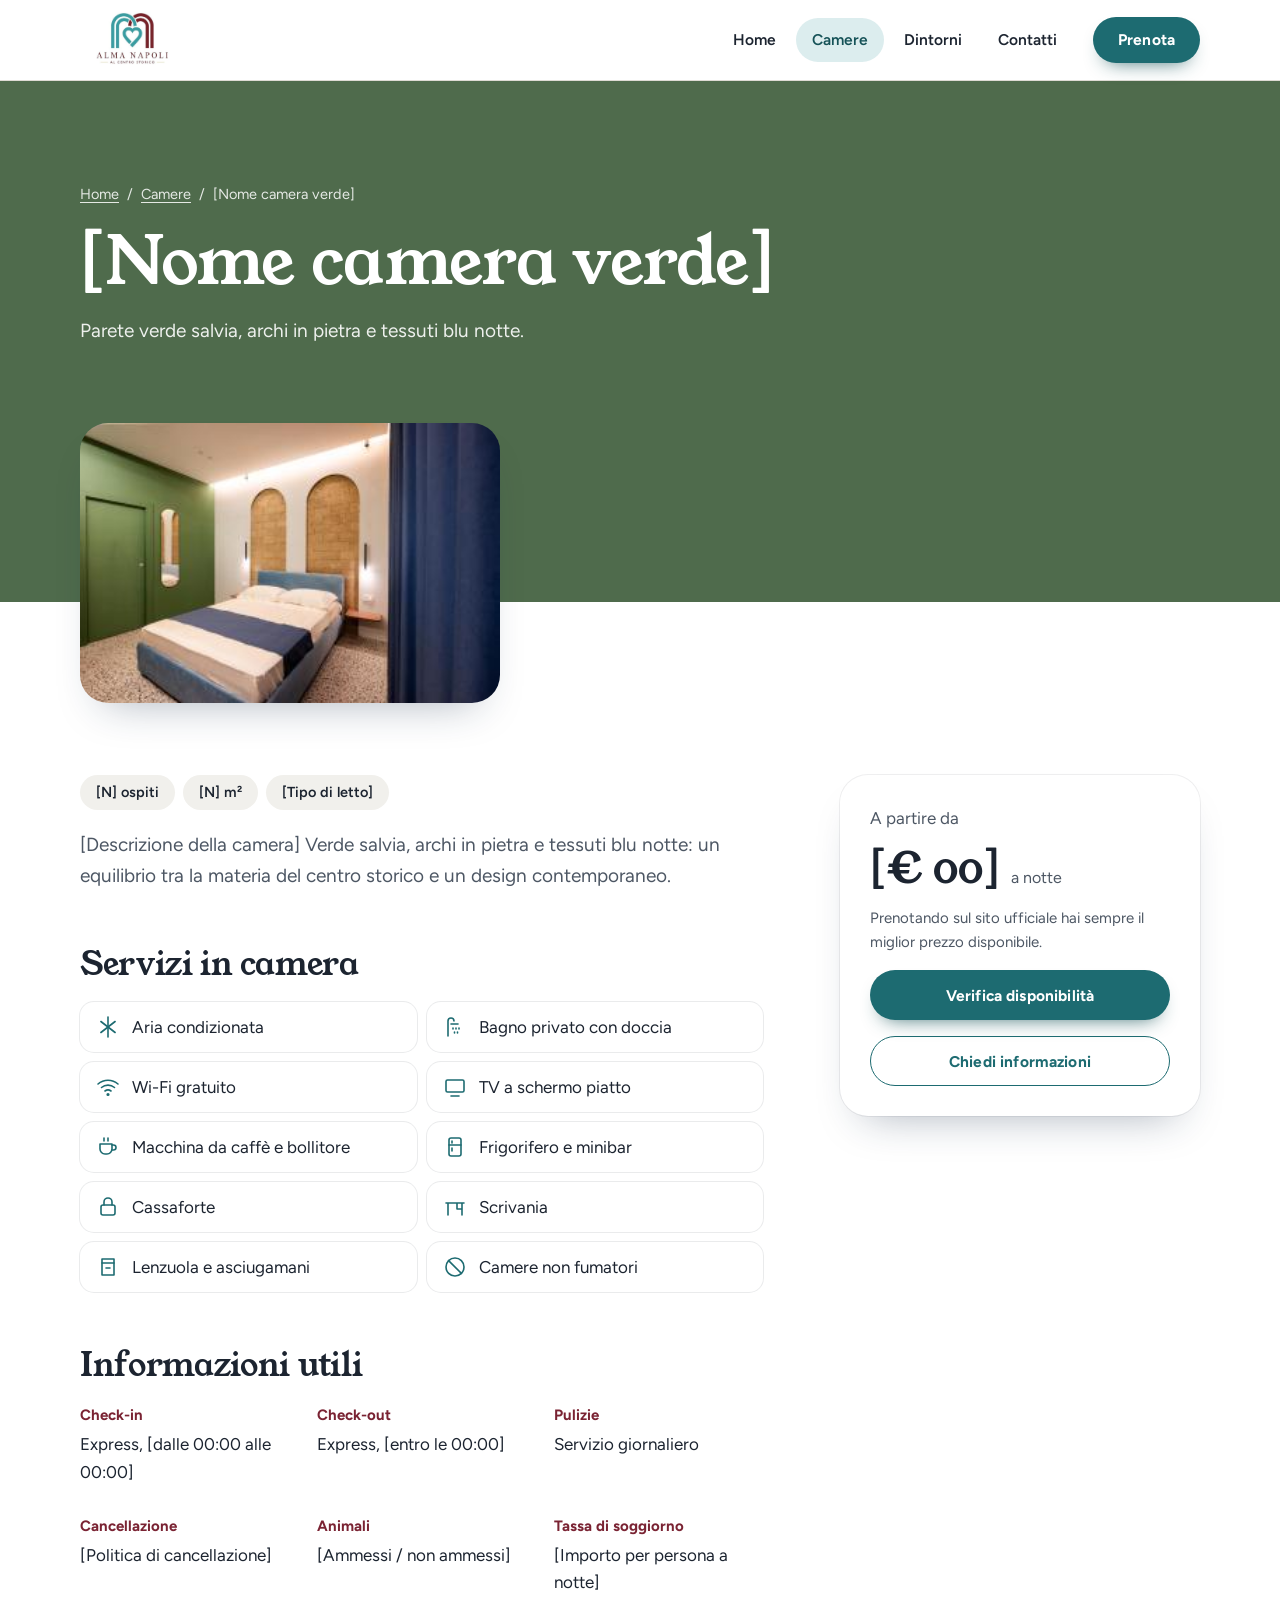
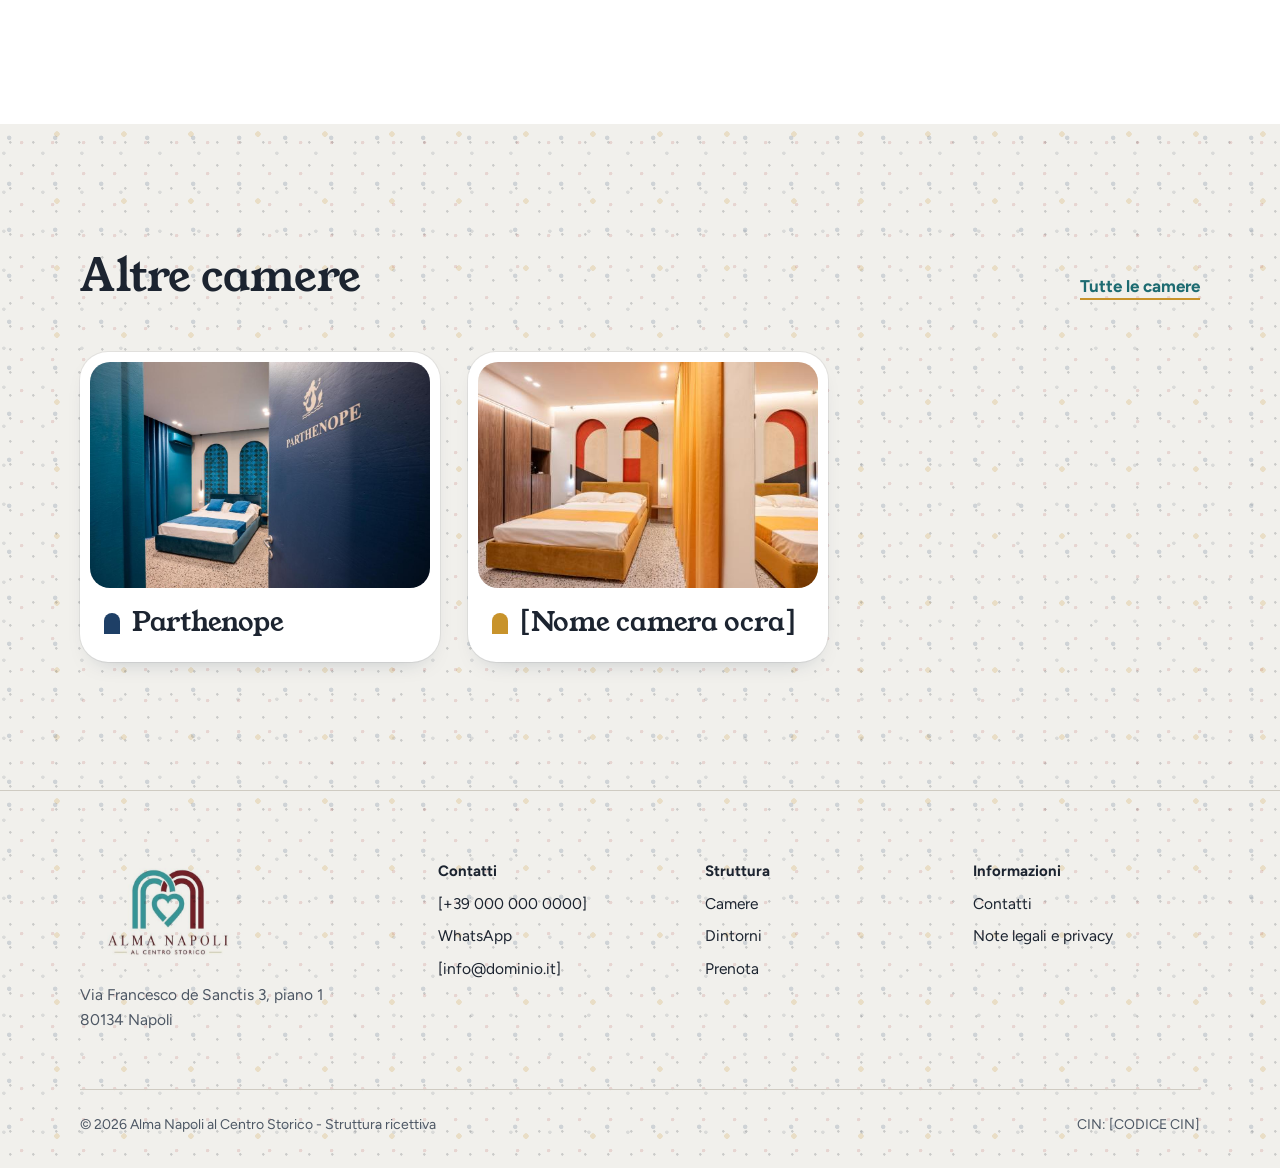
<file: camera-verde.html>
<!doctype html>
<html lang="it">
<head>
<meta charset="utf-8">
<meta name="viewport" content="width=device-width, initial-scale=1">
<meta name="robots" content="noindex, nofollow">
<title>[Nome camera verde] | Alma Napoli al Centro Storico</title>
<meta name="description" content="Parete verde salvia, archi in pietra e tessuti blu notte.">
<link rel="icon" href="assets/img/logo.jpg">
<link rel="preconnect" href="https://fonts.googleapis.com">
<link rel="preconnect" href="https://fonts.gstatic.com" crossorigin>
<link href="https://fonts.googleapis.com/css2?family=Young+Serif&family=Figtree:wght@400;500;600;700&display=swap" rel="stylesheet">
<link rel="stylesheet" href="assets/css/style.css">
</head>
<body>
<a class="skip" href="#main">Vai al contenuto</a>
<header class="site-header">
<div class="wrap header-inner">
<a class="brand" href="index.html"><img src="assets/img/logo.jpg" alt="Alma Napoli al Centro Storico" width="107" height="66"></a>
<button class="menu-toggle" type="button" aria-expanded="false" aria-controls="site-nav" aria-label="Apri il menu">
<svg width="22" height="22" viewBox="0 0 24 24" fill="none" stroke="currentColor" stroke-width="1.8" stroke-linecap="round" aria-hidden="true"><path d="M4 7h16M4 12h16M4 17h16"/></svg>
</button>
<nav class="nav" id="site-nav" aria-label="Menu principale">
<ul>
<li><a href="index.html">Home</a></li>
<li><a href="camere.html" aria-current="page">Camere</a></li>
<li><a href="dintorni.html">Dintorni</a></li>
<li><a href="contatti.html">Contatti</a></li>
</ul>
<a class="btn btn-primary" href="prenota.html">Prenota</a>
</nav>
</div>
</header>
<main id="main">
<section class="page-head room-hero c-verde">
<div class="wrap stack">
<nav class="crumbs" aria-label="Percorso"><a href="index.html">Home</a><span aria-hidden="true">/</span><a href="camere.html">Camere</a><span aria-hidden="true">/</span><span>[Nome camera verde]</span></nav>
<h1>[Nome camera verde]</h1>
<p class="lead">Parete verde salvia, archi in pietra e tessuti blu notte.</p>
</div>
</section>

<section class="section gallery-section">
<div class="wrap">
<div class="gallery single"><div class="arch main"><img src="assets/img/verde.jpg" alt="Camera con parete verde salvia e archi in pietra"></div></div>
</div>
</section>

<section class="section room-details">
<div class="wrap room-layout">
<div class="content">
<div class="stack">
<ul class="chips"><li>[N] ospiti</li><li>[N] m²</li><li>[Tipo di letto]</li></ul>
<p class="lead">[Descrizione della camera] Verde salvia, archi in pietra e tessuti blu notte: un equilibrio tra la materia del centro storico e un design contemporaneo.</p>
</div>
<div class="stack">
<h2 style="font-size:32px">Servizi in camera</h2>
<ul class="amenities">
<li><svg width="24" height="24" viewBox="0 0 24 24" fill="none" stroke="currentColor" stroke-width="1.6" stroke-linecap="round" stroke-linejoin="round" aria-hidden="true"><path d="M12 2v20"/><path d="M4.9 6.5l14.2 11"/><path d="M19.1 6.5L4.9 17.5"/></svg><span>Aria condizionata</span></li>
<li><svg width="24" height="24" viewBox="0 0 24 24" fill="none" stroke="currentColor" stroke-width="1.6" stroke-linecap="round" stroke-linejoin="round" aria-hidden="true"><path d="M5 21V6a3 3 0 0 1 6 0"/><path d="M8 9h7"/><path d="M10 13v1M13 13v1M16 13v1M11.5 17v1M14.5 17v1"/></svg><span>Bagno privato con doccia</span></li>
<li><svg width="24" height="24" viewBox="0 0 24 24" fill="none" stroke="currentColor" stroke-width="1.6" stroke-linecap="round" stroke-linejoin="round" aria-hidden="true"><path d="M2 9a15 15 0 0 1 20 0"/><path d="M5.5 12.5a10 10 0 0 1 13 0"/><path d="M9 16a5 5 0 0 1 6 0"/><circle cx="12" cy="19.5" r=".8"/></svg><span>Wi-Fi gratuito</span></li>
<li><svg width="24" height="24" viewBox="0 0 24 24" fill="none" stroke="currentColor" stroke-width="1.6" stroke-linecap="round" stroke-linejoin="round" aria-hidden="true"><rect x="3" y="5" width="18" height="12" rx="1.5"/><path d="M8 21h8"/></svg><span>TV a schermo piatto</span></li>
<li><svg width="24" height="24" viewBox="0 0 24 24" fill="none" stroke="currentColor" stroke-width="1.6" stroke-linecap="round" stroke-linejoin="round" aria-hidden="true"><path d="M4 9h12v5a5 5 0 0 1-5 5H9a5 5 0 0 1-5-5z"/><path d="M16 10h1.5a2.5 2.5 0 0 1 0 5H16"/><path d="M8 3v3M12 3v3"/></svg><span>Macchina da caffè e bollitore</span></li>
<li><svg width="24" height="24" viewBox="0 0 24 24" fill="none" stroke="currentColor" stroke-width="1.6" stroke-linecap="round" stroke-linejoin="round" aria-hidden="true"><rect x="6" y="3" width="12" height="18" rx="2"/><path d="M6 10h12M9 6v2M9 13v3"/></svg><span>Frigorifero e minibar</span></li>
<li><svg width="24" height="24" viewBox="0 0 24 24" fill="none" stroke="currentColor" stroke-width="1.6" stroke-linecap="round" stroke-linejoin="round" aria-hidden="true"><rect x="5" y="10" width="14" height="10" rx="2"/><path d="M8 10V7a4 4 0 0 1 8 0v3"/></svg><span>Cassaforte</span></li>
<li><svg width="24" height="24" viewBox="0 0 24 24" fill="none" stroke="currentColor" stroke-width="1.6" stroke-linecap="round" stroke-linejoin="round" aria-hidden="true"><path d="M3 8h18M5 8v12M19 8v12M14 8v6h5"/></svg><span>Scrivania</span></li>
<li><svg width="24" height="24" viewBox="0 0 24 24" fill="none" stroke="currentColor" stroke-width="1.6" stroke-linecap="round" stroke-linejoin="round" aria-hidden="true"><path d="M6 4h12v16H6z"/><path d="M6 8h12M10 13h4"/></svg><span>Lenzuola e asciugamani</span></li>
<li><svg width="24" height="24" viewBox="0 0 24 24" fill="none" stroke="currentColor" stroke-width="1.6" stroke-linecap="round" stroke-linejoin="round" aria-hidden="true"><circle cx="12" cy="12" r="9"/><path d="M5.6 5.6l12.8 12.8"/></svg><span>Camere non fumatori</span></li>
</ul>
</div>
<div class="stack">
<h2 style="font-size:32px">Informazioni utili</h2>
<dl class="info-list">
<div><dt>Check-in</dt><dd>Express, [dalle 00:00 alle 00:00]</dd></div>
<div><dt>Check-out</dt><dd>Express, [entro le 00:00]</dd></div>
<div><dt>Pulizie</dt><dd>Servizio giornaliero</dd></div>
<div><dt>Cancellazione</dt><dd>[Politica di cancellazione]</dd></div>
<div><dt>Animali</dt><dd>[Ammessi / non ammessi]</dd></div>
<div><dt>Tassa di soggiorno</dt><dd>[Importo per persona a notte]</dd></div>
</dl>
</div>
</div>
<aside class="book-box" aria-label="Prenota [Nome camera verde]">
<p class="muted">A partire da</p>
<p style="font-family:var(--font-display);font-size:42px;line-height:1">[€ 00] <span style="font-family:var(--font-body);font-size:16px;color:var(--muted)">a notte</span></p>
<p class="muted" style="font-size:15px">Prenotando sul sito ufficiale hai sempre il miglior prezzo disponibile.</p>
<a class="btn btn-primary" href="prenota.html">Verifica disponibilità</a>
<a class="btn btn-outline" href="contatti.html">Chiedi informazioni</a>
</aside>
</div>
</section>

<section class="section terrazzo">
<div class="wrap">
<div class="section-head"><h2>Altre camere</h2><a class="link-more" href="camere.html">Tutte le camere</a></div>
<div class="rooms" style="grid-template-columns:repeat(auto-fit,minmax(260px,360px))">
<a class="room-card" href="camera-parthenope.html">
<div class="arch"><img src="assets/img/parthenope.jpg" alt="Camera Parthenope con letto in velluto blu e archi in maiolica" loading="lazy"></div>
<h3><span class="swatch sw-blu" aria-hidden="true"></span>Parthenope</h3>
</a>
<a class="room-card" href="camera-ocra.html">
<div class="arch"><img src="assets/img/ocra.jpg" alt="Camera con letto in velluto ocra e archi decorati nei toni del rosso" loading="lazy"></div>
<h3><span class="swatch sw-ocra" aria-hidden="true"></span>[Nome camera ocra]</h3>
</a>
</div>
</div>
</section>
</main>
<footer class="site-footer terrazzo">
<div class="wrap">
<div class="footer-grid">
<div>
<img src="assets/img/logo.jpg" alt="Alma Napoli al Centro Storico" width="168" height="104">
<address>Via Francesco de Sanctis 3, piano 1<br>80134 Napoli</address>
</div>
<div>
<h2>Contatti</h2>
<ul>
<li><a href="tel:+390000000000">[+39 000 000 0000]</a></li>
<li><a href="https://wa.me/390000000000">WhatsApp</a></li>
<li><a href="mailto:info@dominio.it">[info@dominio.it]</a></li>
</ul>
</div>
<div>
<h2>Struttura</h2>
<ul>
<li><a href="camere.html">Camere</a></li>
<li><a href="dintorni.html">Dintorni</a></li>
<li><a href="prenota.html">Prenota</a></li>
</ul>
</div>
<div>
<h2>Informazioni</h2>
<ul>
<li><a href="contatti.html">Contatti</a></li>
<li><a href="note-legali.html">Note legali e privacy</a></li>
</ul>
</div>
</div>
<div class="footer-bottom">
<span>&copy; <span data-year>2026</span> Alma Napoli al Centro Storico - Struttura ricettiva</span>
<span>CIN: [CODICE CIN]</span>
</div>
</div>
</footer>
<script src="assets/js/main.js"></script>
</body>
</html>
</file>
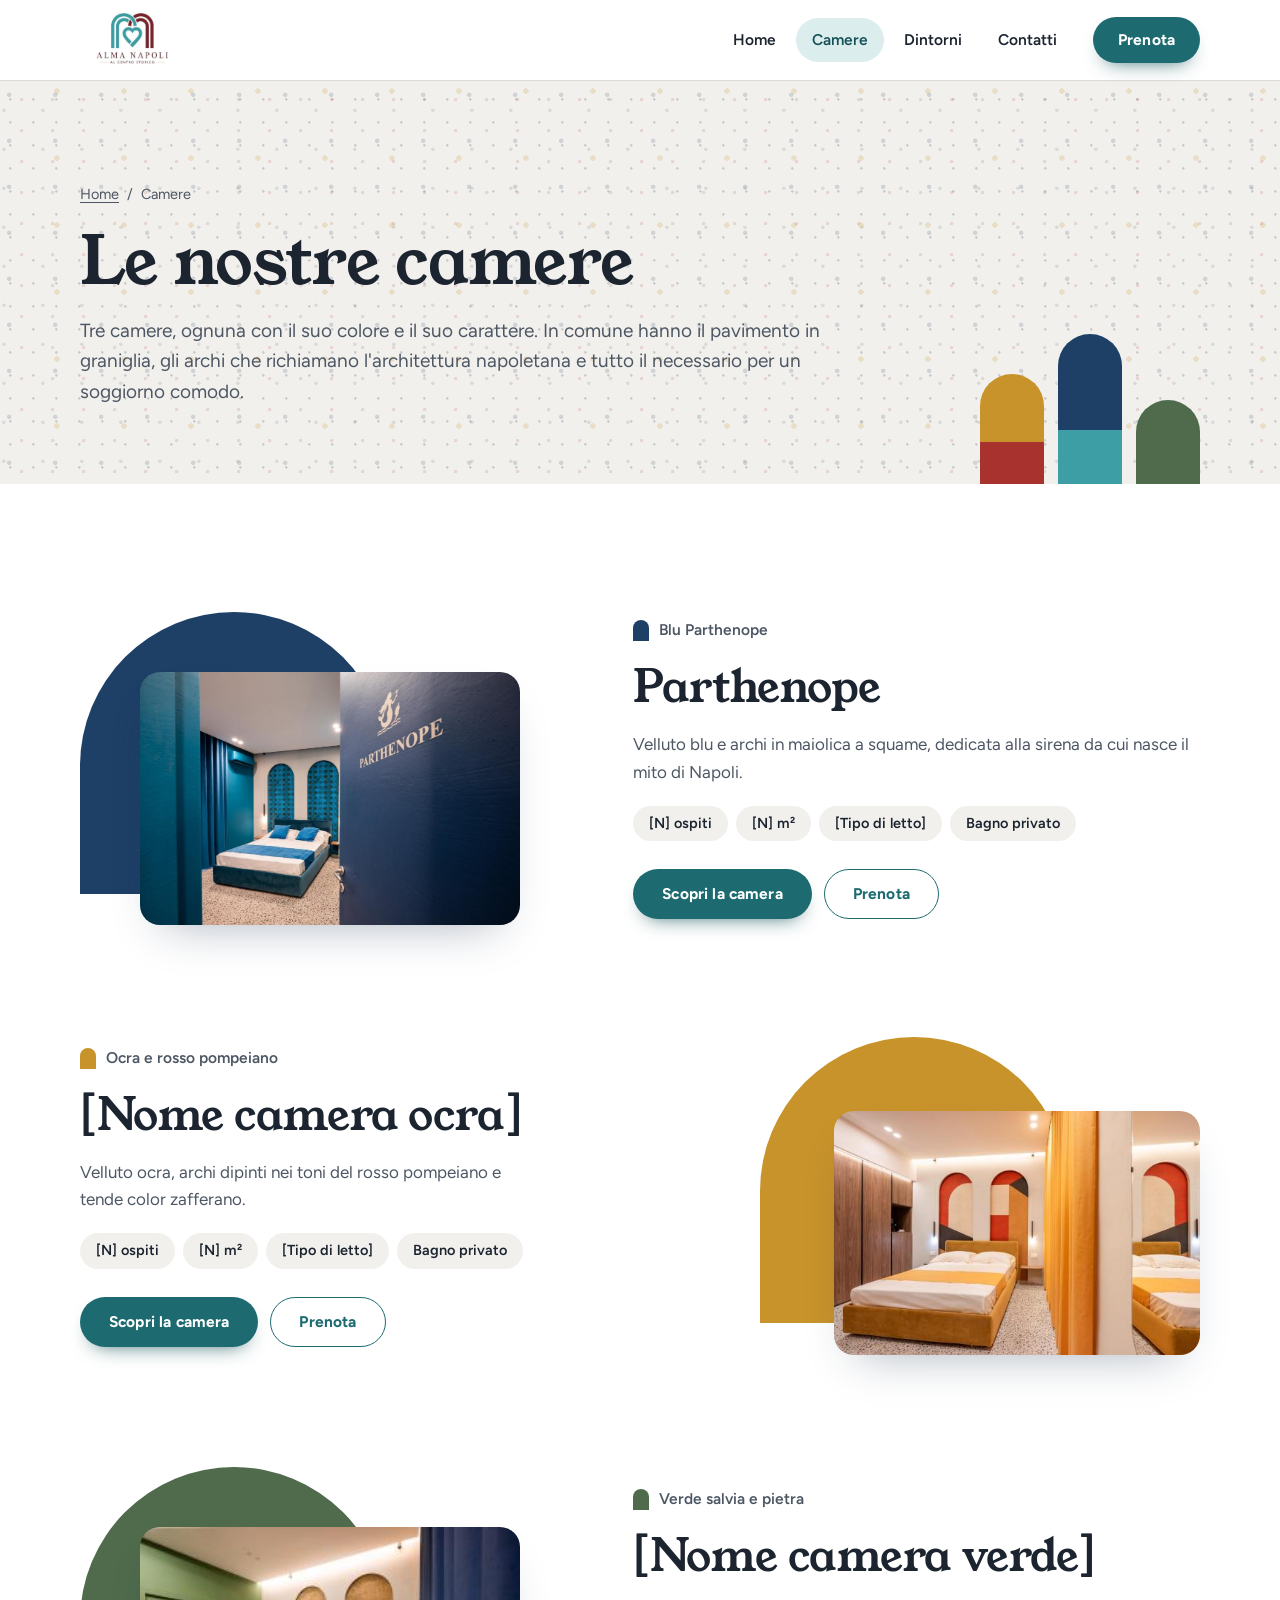
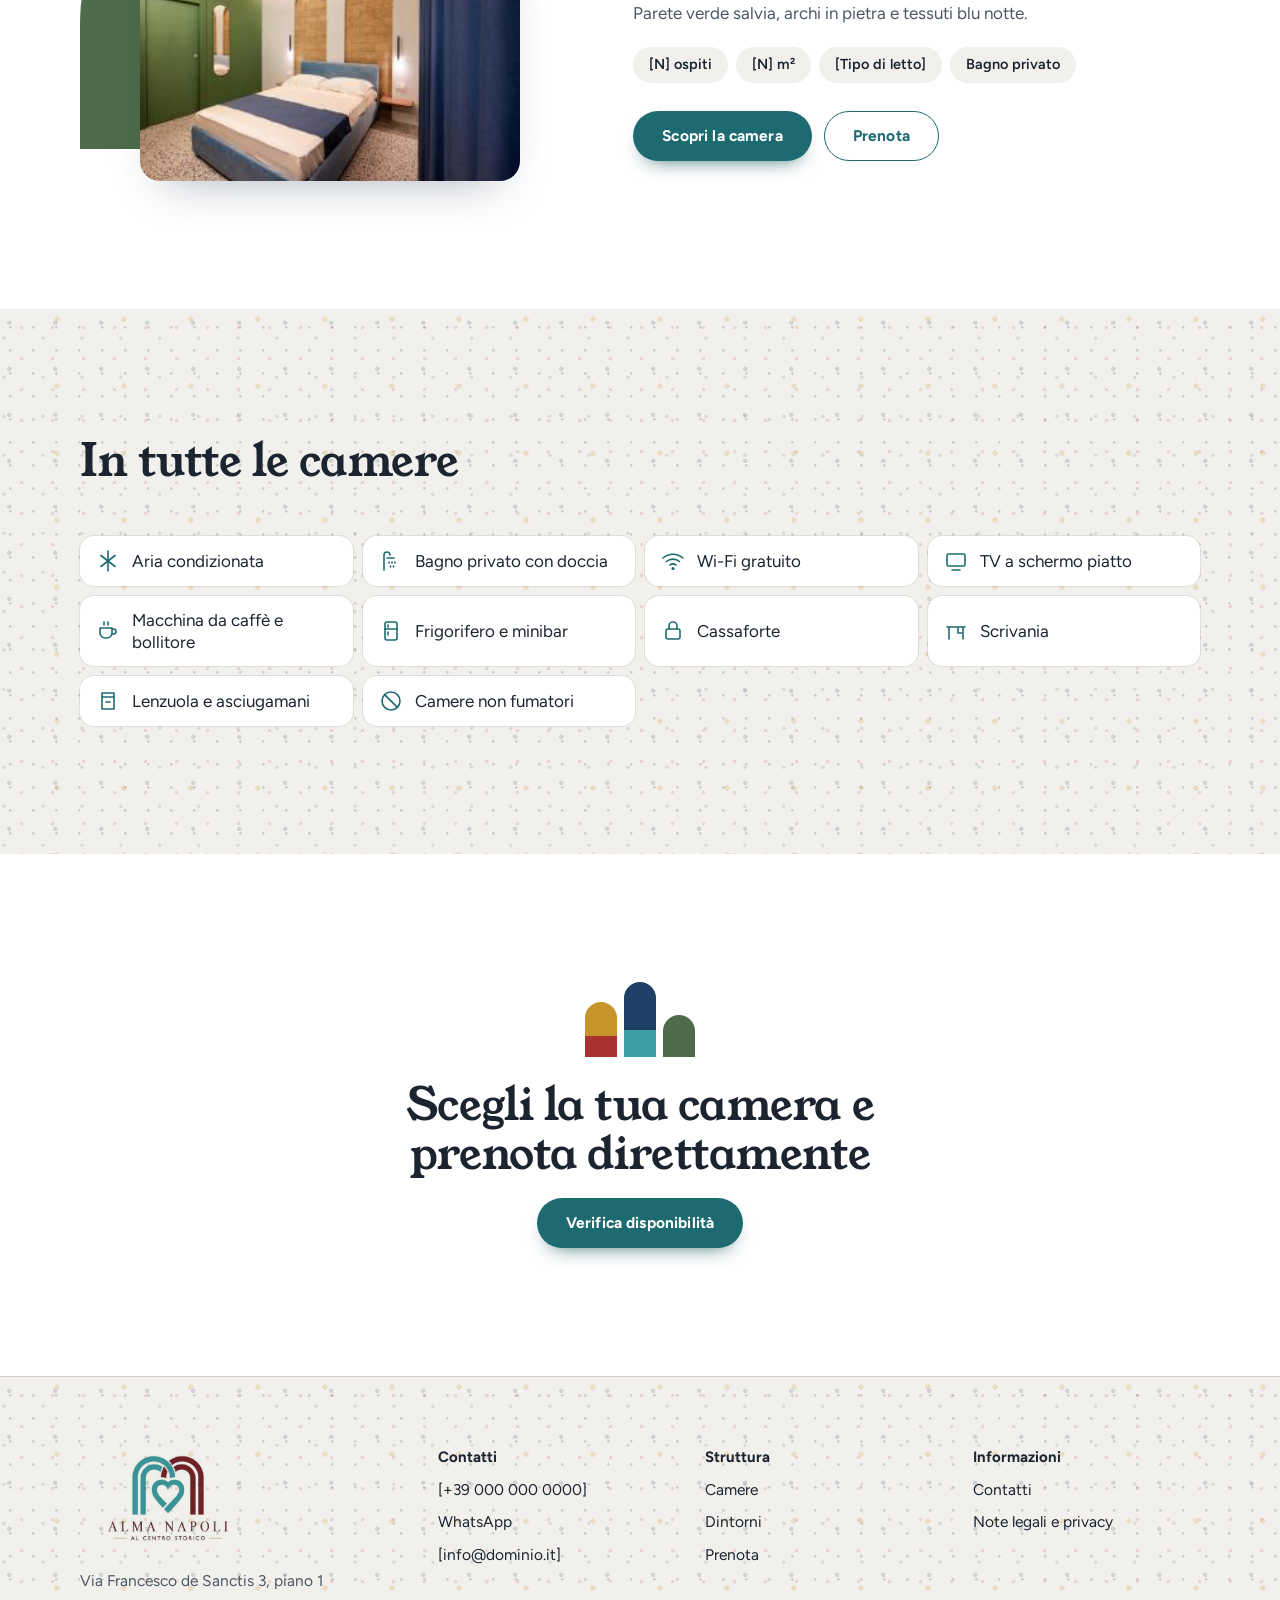
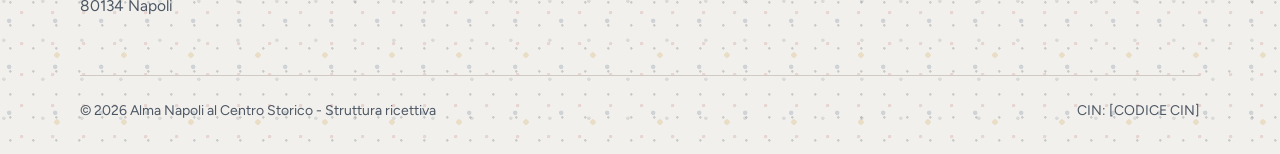
<file: camere.html>
<!doctype html>
<html lang="it">
<head>
<meta charset="utf-8">
<meta name="viewport" content="width=device-width, initial-scale=1">
<meta name="robots" content="noindex, nofollow">
<title>Camere | Alma Napoli al Centro Storico</title>
<meta name="description" content="Tre camere di design nel centro storico di Napoli, climatizzate e con bagno privato.">
<link rel="icon" href="assets/img/logo.jpg">
<link rel="preconnect" href="https://fonts.googleapis.com">
<link rel="preconnect" href="https://fonts.gstatic.com" crossorigin>
<link href="https://fonts.googleapis.com/css2?family=Young+Serif&family=Figtree:wght@400;500;600;700&display=swap" rel="stylesheet">
<link rel="stylesheet" href="assets/css/style.css">
</head>
<body>
<a class="skip" href="#main">Vai al contenuto</a>
<header class="site-header">
<div class="wrap header-inner">
<a class="brand" href="index.html"><img src="assets/img/logo.jpg" alt="Alma Napoli al Centro Storico" width="107" height="66"></a>
<button class="menu-toggle" type="button" aria-expanded="false" aria-controls="site-nav" aria-label="Apri il menu">
<svg width="22" height="22" viewBox="0 0 24 24" fill="none" stroke="currentColor" stroke-width="1.8" stroke-linecap="round" aria-hidden="true"><path d="M4 7h16M4 12h16M4 17h16"/></svg>
</button>
<nav class="nav" id="site-nav" aria-label="Menu principale">
<ul>
<li><a href="index.html">Home</a></li>
<li><a href="camere.html" aria-current="page">Camere</a></li>
<li><a href="dintorni.html">Dintorni</a></li>
<li><a href="contatti.html">Contatti</a></li>
</ul>
<a class="btn btn-primary" href="prenota.html">Prenota</a>
</nav>
</div>
</header>
<main id="main">
<section class="page-head terrazzo">
<div class="wrap stack">
<nav class="crumbs" aria-label="Percorso"><a href="index.html">Home</a><span aria-hidden="true">/</span><span>Camere</span></nav>
<h1>Le nostre camere</h1>
<p class="lead">Tre camere, ognuna con il suo colore e il suo carattere. In comune hanno il pavimento in graniglia, gli archi che richiamano l'architettura napoletana e tutto il necessario per un soggiorno comodo.</p>
</div>
</section>

<section class="section">
<div class="wrap">
<article class="room-row">
<div class="arch-photo t-blu"><img src="assets/img/parthenope.jpg" alt="Camera Parthenope con letto in velluto blu e archi in maiolica" loading="lazy"></div>
<div class="stack">
<span class="color-tag"><span class="swatch sw-blu" aria-hidden="true"></span>Blu Parthenope</span>
<h2>Parthenope</h2>
<p class="muted">Velluto blu e archi in maiolica a squame, dedicata alla sirena da cui nasce il mito di Napoli.</p>
<ul class="chips"><li>[N] ospiti</li><li>[N] m²</li><li>[Tipo di letto]</li><li>Bagno privato</li></ul>
<div class="btn-row">
<a class="btn btn-primary" href="camera-parthenope.html">Scopri la camera</a>
<a class="btn btn-outline" href="prenota.html">Prenota</a>
</div>
</div>
</article>
<article class="room-row">
<div class="arch-photo t-ocra"><img src="assets/img/ocra.jpg" alt="Camera con letto in velluto ocra e archi decorati nei toni del rosso" loading="lazy"></div>
<div class="stack">
<span class="color-tag"><span class="swatch sw-ocra" aria-hidden="true"></span>Ocra e rosso pompeiano</span>
<h2>[Nome camera ocra]</h2>
<p class="muted">Velluto ocra, archi dipinti nei toni del rosso pompeiano e tende color zafferano.</p>
<ul class="chips"><li>[N] ospiti</li><li>[N] m²</li><li>[Tipo di letto]</li><li>Bagno privato</li></ul>
<div class="btn-row">
<a class="btn btn-primary" href="camera-ocra.html">Scopri la camera</a>
<a class="btn btn-outline" href="prenota.html">Prenota</a>
</div>
</div>
</article>
<article class="room-row">
<div class="arch-photo t-verde"><img src="assets/img/verde.jpg" alt="Camera con parete verde salvia e archi in pietra" loading="lazy"></div>
<div class="stack">
<span class="color-tag"><span class="swatch sw-verde" aria-hidden="true"></span>Verde salvia e pietra</span>
<h2>[Nome camera verde]</h2>
<p class="muted">Parete verde salvia, archi in pietra e tessuti blu notte.</p>
<ul class="chips"><li>[N] ospiti</li><li>[N] m²</li><li>[Tipo di letto]</li><li>Bagno privato</li></ul>
<div class="btn-row">
<a class="btn btn-primary" href="camera-verde.html">Scopri la camera</a>
<a class="btn btn-outline" href="prenota.html">Prenota</a>
</div>
</div>
</article>
</div>
</section>

<section class="section terrazzo">
<div class="wrap">
<div class="section-head"><h2>In tutte le camere</h2></div>
<ul class="amenities">
<li><svg width="24" height="24" viewBox="0 0 24 24" fill="none" stroke="currentColor" stroke-width="1.6" stroke-linecap="round" stroke-linejoin="round" aria-hidden="true"><path d="M12 2v20"/><path d="M4.9 6.5l14.2 11"/><path d="M19.1 6.5L4.9 17.5"/></svg><span>Aria condizionata</span></li>
<li><svg width="24" height="24" viewBox="0 0 24 24" fill="none" stroke="currentColor" stroke-width="1.6" stroke-linecap="round" stroke-linejoin="round" aria-hidden="true"><path d="M5 21V6a3 3 0 0 1 6 0"/><path d="M8 9h7"/><path d="M10 13v1M13 13v1M16 13v1M11.5 17v1M14.5 17v1"/></svg><span>Bagno privato con doccia</span></li>
<li><svg width="24" height="24" viewBox="0 0 24 24" fill="none" stroke="currentColor" stroke-width="1.6" stroke-linecap="round" stroke-linejoin="round" aria-hidden="true"><path d="M2 9a15 15 0 0 1 20 0"/><path d="M5.5 12.5a10 10 0 0 1 13 0"/><path d="M9 16a5 5 0 0 1 6 0"/><circle cx="12" cy="19.5" r=".8"/></svg><span>Wi-Fi gratuito</span></li>
<li><svg width="24" height="24" viewBox="0 0 24 24" fill="none" stroke="currentColor" stroke-width="1.6" stroke-linecap="round" stroke-linejoin="round" aria-hidden="true"><rect x="3" y="5" width="18" height="12" rx="1.5"/><path d="M8 21h8"/></svg><span>TV a schermo piatto</span></li>
<li><svg width="24" height="24" viewBox="0 0 24 24" fill="none" stroke="currentColor" stroke-width="1.6" stroke-linecap="round" stroke-linejoin="round" aria-hidden="true"><path d="M4 9h12v5a5 5 0 0 1-5 5H9a5 5 0 0 1-5-5z"/><path d="M16 10h1.5a2.5 2.5 0 0 1 0 5H16"/><path d="M8 3v3M12 3v3"/></svg><span>Macchina da caffè e bollitore</span></li>
<li><svg width="24" height="24" viewBox="0 0 24 24" fill="none" stroke="currentColor" stroke-width="1.6" stroke-linecap="round" stroke-linejoin="round" aria-hidden="true"><rect x="6" y="3" width="12" height="18" rx="2"/><path d="M6 10h12M9 6v2M9 13v3"/></svg><span>Frigorifero e minibar</span></li>
<li><svg width="24" height="24" viewBox="0 0 24 24" fill="none" stroke="currentColor" stroke-width="1.6" stroke-linecap="round" stroke-linejoin="round" aria-hidden="true"><rect x="5" y="10" width="14" height="10" rx="2"/><path d="M8 10V7a4 4 0 0 1 8 0v3"/></svg><span>Cassaforte</span></li>
<li><svg width="24" height="24" viewBox="0 0 24 24" fill="none" stroke="currentColor" stroke-width="1.6" stroke-linecap="round" stroke-linejoin="round" aria-hidden="true"><path d="M3 8h18M5 8v12M19 8v12M14 8v6h5"/></svg><span>Scrivania</span></li>
<li><svg width="24" height="24" viewBox="0 0 24 24" fill="none" stroke="currentColor" stroke-width="1.6" stroke-linecap="round" stroke-linejoin="round" aria-hidden="true"><path d="M6 4h12v16H6z"/><path d="M6 8h12M10 13h4"/></svg><span>Lenzuola e asciugamani</span></li>
<li><svg width="24" height="24" viewBox="0 0 24 24" fill="none" stroke="currentColor" stroke-width="1.6" stroke-linecap="round" stroke-linejoin="round" aria-hidden="true"><circle cx="12" cy="12" r="9"/><path d="M5.6 5.6l12.8 12.8"/></svg><span>Camere non fumatori</span></li>
</ul>
</div>
</section>

<section class="section cta">
<div class="wrap stack">
<h2>Scegli la tua camera e prenota direttamente</h2>
<a class="btn btn-primary" href="prenota.html">Verifica disponibilità</a>
</div>
</section>
</main>
<footer class="site-footer terrazzo">
<div class="wrap">
<div class="footer-grid">
<div>
<img src="assets/img/logo.jpg" alt="Alma Napoli al Centro Storico" width="168" height="104">
<address>Via Francesco de Sanctis 3, piano 1<br>80134 Napoli</address>
</div>
<div>
<h2>Contatti</h2>
<ul>
<li><a href="tel:+390000000000">[+39 000 000 0000]</a></li>
<li><a href="https://wa.me/390000000000">WhatsApp</a></li>
<li><a href="mailto:info@dominio.it">[info@dominio.it]</a></li>
</ul>
</div>
<div>
<h2>Struttura</h2>
<ul>
<li><a href="camere.html">Camere</a></li>
<li><a href="dintorni.html">Dintorni</a></li>
<li><a href="prenota.html">Prenota</a></li>
</ul>
</div>
<div>
<h2>Informazioni</h2>
<ul>
<li><a href="contatti.html">Contatti</a></li>
<li><a href="note-legali.html">Note legali e privacy</a></li>
</ul>
</div>
</div>
<div class="footer-bottom">
<span>&copy; <span data-year>2026</span> Alma Napoli al Centro Storico - Struttura ricettiva</span>
<span>CIN: [CODICE CIN]</span>
</div>
</div>
</footer>
<script src="assets/js/main.js"></script>
</body>
</html>
</file>
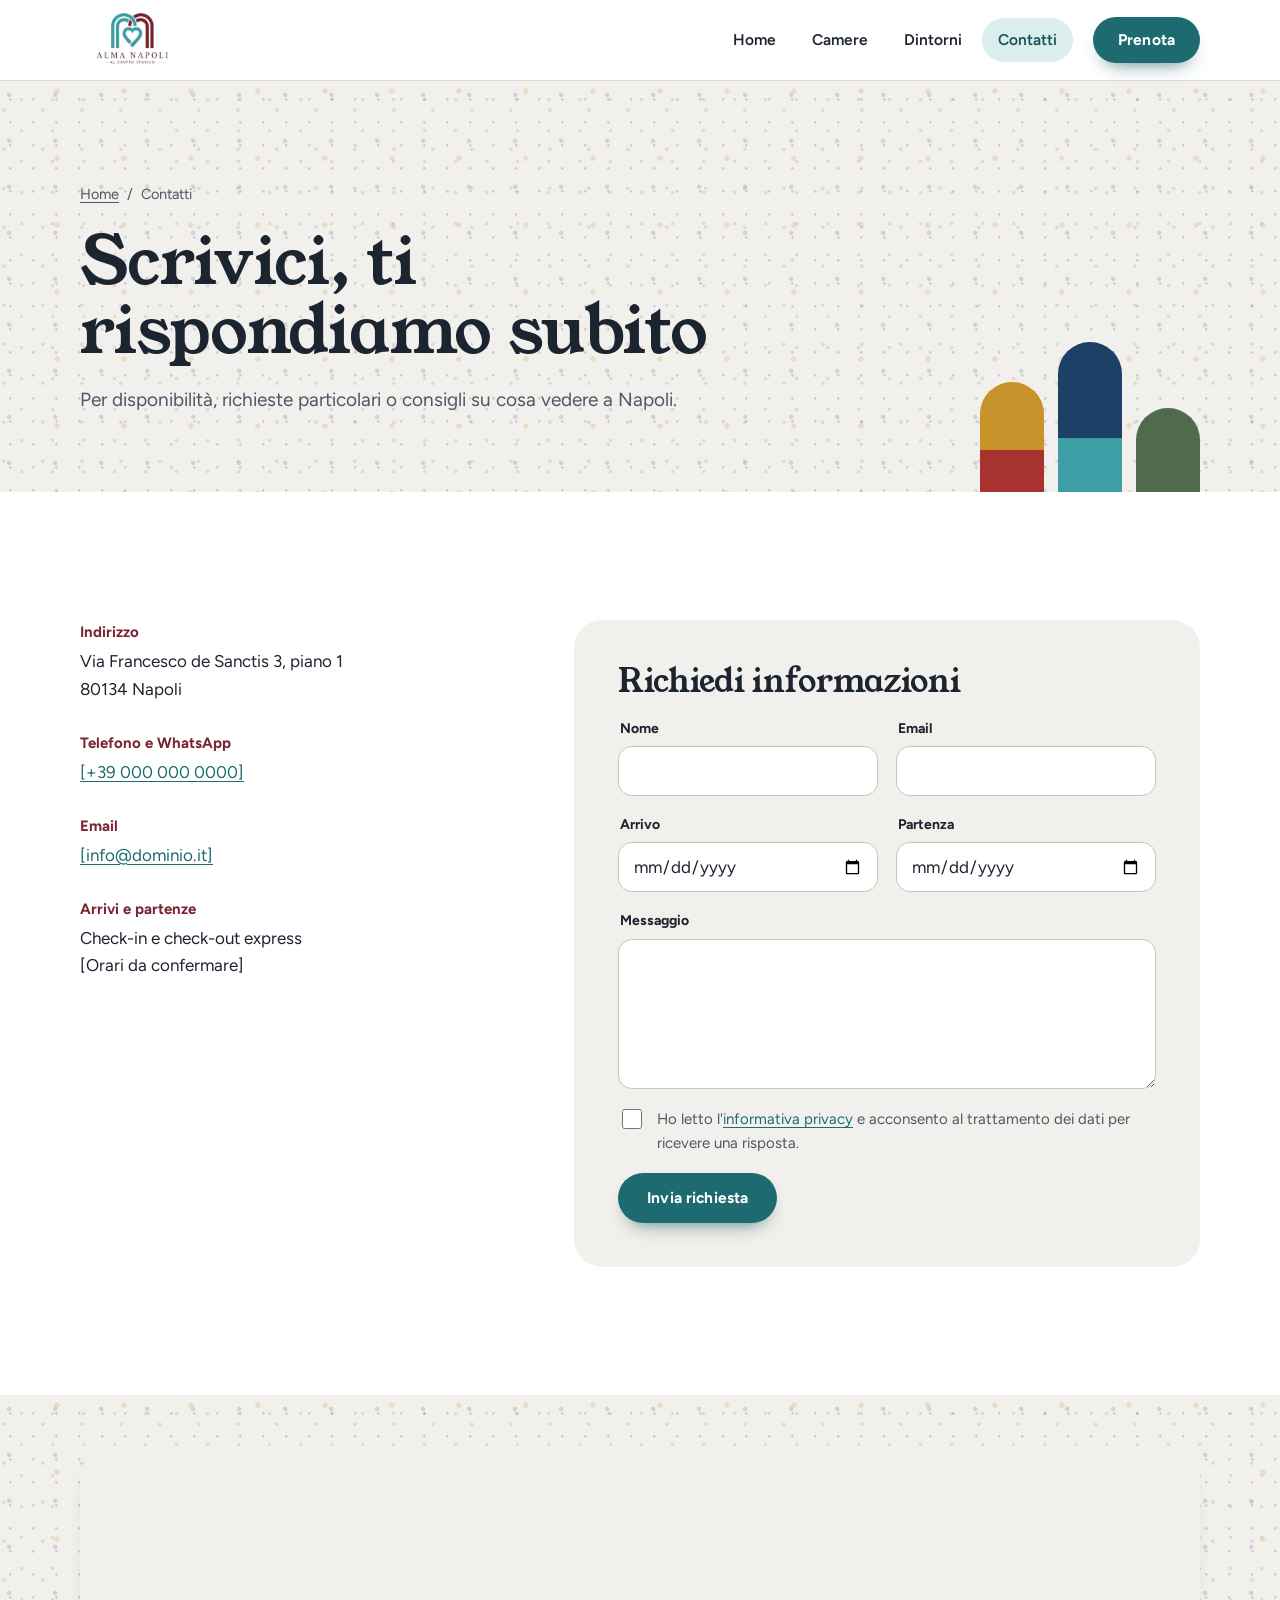
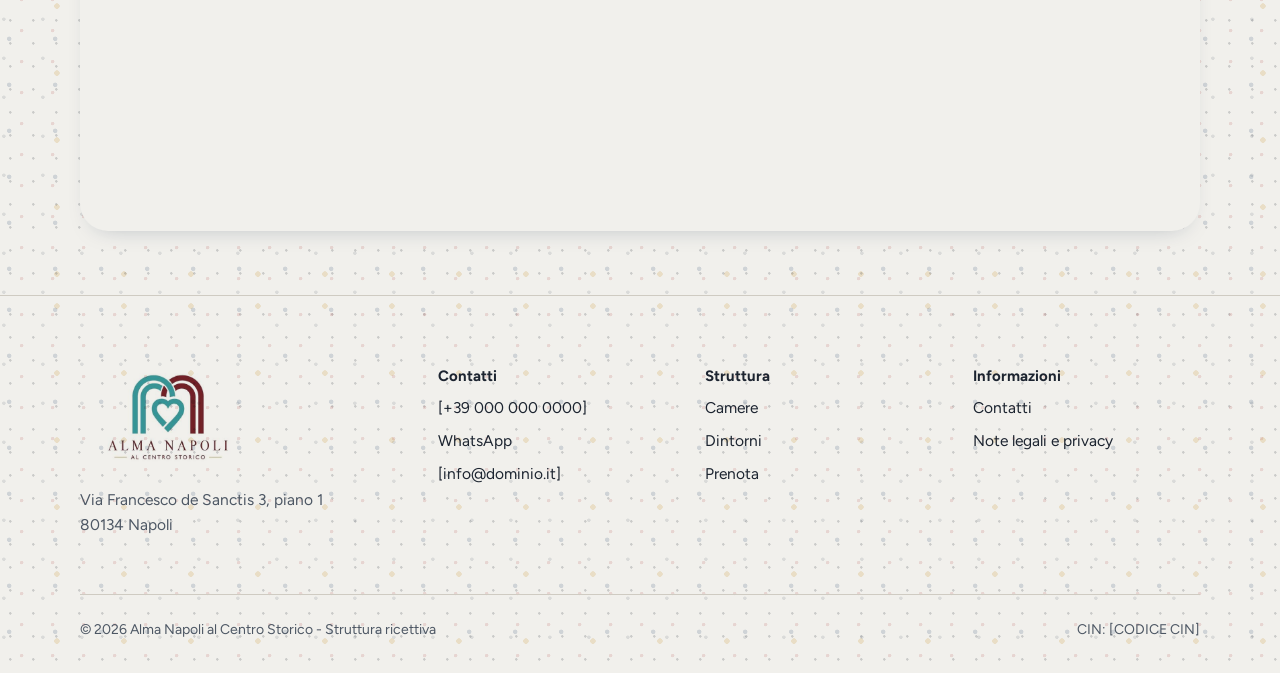
<file: contatti.html>
<!doctype html>
<html lang="it">
<head>
<meta charset="utf-8">
<meta name="viewport" content="width=device-width, initial-scale=1">
<meta name="robots" content="noindex, nofollow">
<title>Contatti | Alma Napoli al Centro Storico</title>
<meta name="description" content="Contatta Alma Napoli al Centro Storico, Via Francesco de Sanctis 3, Napoli.">
<link rel="icon" href="assets/img/logo.jpg">
<link rel="preconnect" href="https://fonts.googleapis.com">
<link rel="preconnect" href="https://fonts.gstatic.com" crossorigin>
<link href="https://fonts.googleapis.com/css2?family=Young+Serif&family=Figtree:wght@400;500;600;700&display=swap" rel="stylesheet">
<link rel="stylesheet" href="assets/css/style.css">
</head>
<body>
<a class="skip" href="#main">Vai al contenuto</a>
<header class="site-header">
<div class="wrap header-inner">
<a class="brand" href="index.html"><img src="assets/img/logo.jpg" alt="Alma Napoli al Centro Storico" width="107" height="66"></a>
<button class="menu-toggle" type="button" aria-expanded="false" aria-controls="site-nav" aria-label="Apri il menu">
<svg width="22" height="22" viewBox="0 0 24 24" fill="none" stroke="currentColor" stroke-width="1.8" stroke-linecap="round" aria-hidden="true"><path d="M4 7h16M4 12h16M4 17h16"/></svg>
</button>
<nav class="nav" id="site-nav" aria-label="Menu principale">
<ul>
<li><a href="index.html">Home</a></li>
<li><a href="camere.html">Camere</a></li>
<li><a href="dintorni.html">Dintorni</a></li>
<li><a href="contatti.html" aria-current="page">Contatti</a></li>
</ul>
<a class="btn btn-primary" href="prenota.html">Prenota</a>
</nav>
</div>
</header>
<main id="main">
<section class="page-head terrazzo">
<div class="wrap stack">
<nav class="crumbs" aria-label="Percorso"><a href="index.html">Home</a><span aria-hidden="true">/</span><span>Contatti</span></nav>
<h1>Scrivici, ti rispondiamo subito</h1>
<p class="lead">Per disponibilità, richieste particolari o consigli su cosa vedere a Napoli.</p>
</div>
</section>

<section class="section">
<div class="wrap contact-grid">
<dl class="contact-list">
<div><dt>Indirizzo</dt><dd>Via Francesco de Sanctis 3, piano 1<br>80134 Napoli</dd></div>
<div><dt>Telefono e WhatsApp</dt><dd><a href="tel:+390000000000">[+39 000 000 0000]</a></dd></div>
<div><dt>Email</dt><dd><a href="mailto:info@dominio.it">[info@dominio.it]</a></dd></div>
<div><dt>Arrivi e partenze</dt><dd>Check-in e check-out express<br>[Orari da confermare]</dd></div>
</dl>
<form class="contact-form" data-contact>
<h2 class="full" style="font-size:32px">Richiedi informazioni</h2>
<div class="field"><label for="c-nome">Nome</label><input id="c-nome" name="nome" type="text" autocomplete="name" required></div>
<div class="field"><label for="c-email">Email</label><input id="c-email" name="email" type="email" autocomplete="email" required></div>
<div class="field"><label for="c-in">Arrivo</label><input id="c-in" name="arrivo" type="date" data-min="today"></div>
<div class="field"><label for="c-out">Partenza</label><input id="c-out" name="partenza" type="date" data-min="tomorrow"></div>
<div class="field full"><label for="c-msg">Messaggio</label><textarea id="c-msg" name="messaggio" required></textarea></div>
<label class="check full"><input type="checkbox" required> <span>Ho letto l'<a href="note-legali.html">informativa privacy</a> e acconsento al trattamento dei dati per ricevere una risposta.</span></label>
<button class="btn btn-primary" type="submit" style="justify-self:start">Invia richiesta</button>
<p class="form-msg" hidden>Grazie, abbiamo ricevuto la tua richiesta. Ti risponderemo al più presto.</p>
</form>
</div>
</section>

<section class="section terrazzo" style="padding-block:0">
<div class="wrap" style="padding-block:56px"><iframe class="map" title="Mappa: Via Francesco de Sanctis 3, Napoli" loading="lazy" referrerpolicy="no-referrer-when-downgrade" src="https://maps.google.com/maps?q=Via%20Francesco%20de%20Sanctis%203%2C%2080134%20Napoli&amp;z=16&amp;output=embed"></iframe></div>
</section>
</main>
<footer class="site-footer terrazzo">
<div class="wrap">
<div class="footer-grid">
<div>
<img src="assets/img/logo.jpg" alt="Alma Napoli al Centro Storico" width="168" height="104">
<address>Via Francesco de Sanctis 3, piano 1<br>80134 Napoli</address>
</div>
<div>
<h2>Contatti</h2>
<ul>
<li><a href="tel:+390000000000">[+39 000 000 0000]</a></li>
<li><a href="https://wa.me/390000000000">WhatsApp</a></li>
<li><a href="mailto:info@dominio.it">[info@dominio.it]</a></li>
</ul>
</div>
<div>
<h2>Struttura</h2>
<ul>
<li><a href="camere.html">Camere</a></li>
<li><a href="dintorni.html">Dintorni</a></li>
<li><a href="prenota.html">Prenota</a></li>
</ul>
</div>
<div>
<h2>Informazioni</h2>
<ul>
<li><a href="contatti.html">Contatti</a></li>
<li><a href="note-legali.html">Note legali e privacy</a></li>
</ul>
</div>
</div>
<div class="footer-bottom">
<span>&copy; <span data-year>2026</span> Alma Napoli al Centro Storico - Struttura ricettiva</span>
<span>CIN: [CODICE CIN]</span>
</div>
</div>
</footer>
<script src="assets/js/main.js"></script>
</body>
</html>
</file>
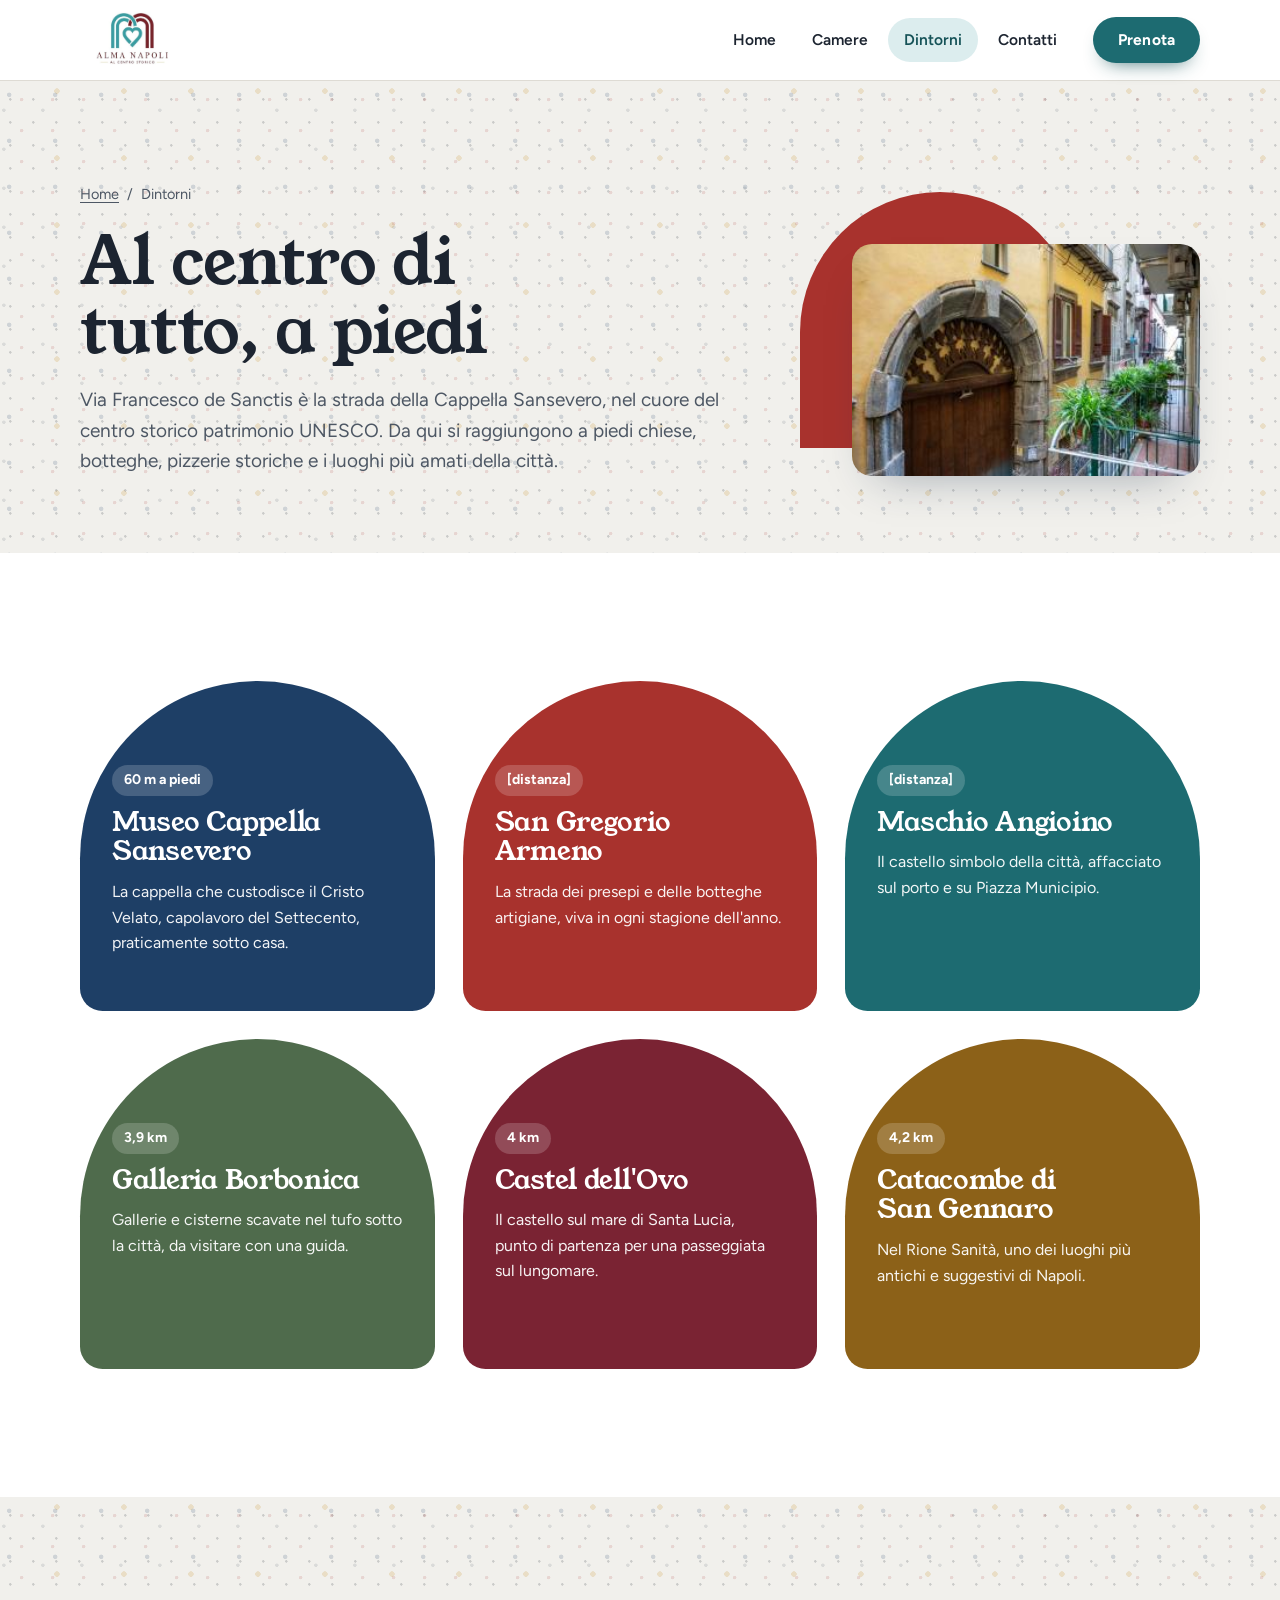
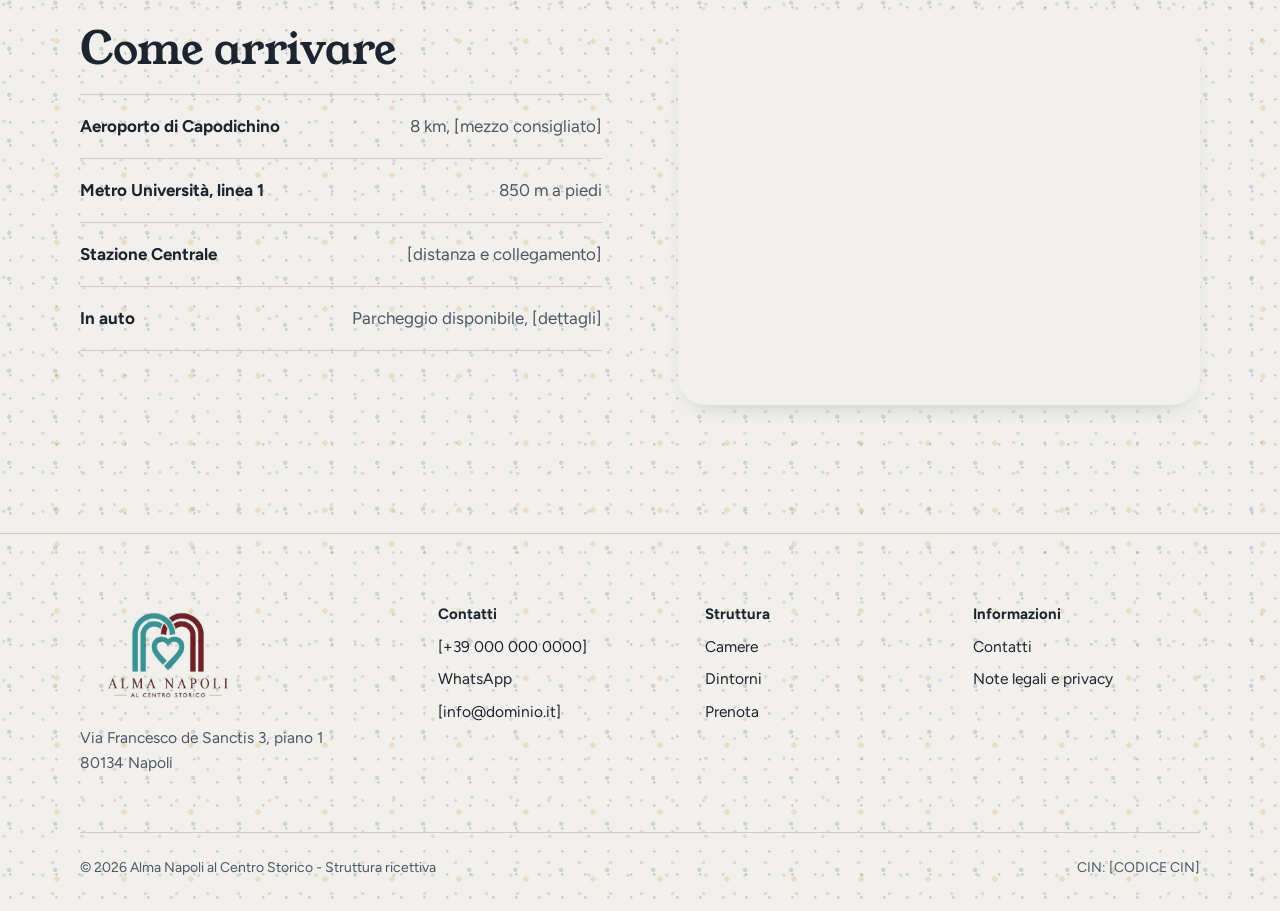
<file: dintorni.html>
<!doctype html>
<html lang="it">
<head>
<meta charset="utf-8">
<meta name="viewport" content="width=device-width, initial-scale=1">
<meta name="robots" content="noindex, nofollow">
<title>Dintorni | Alma Napoli al Centro Storico</title>
<meta name="description" content="Cosa vedere a piedi da Alma Napoli: Cappella Sansevero, San Gregorio Armeno, il centro storico e come arrivare.">
<link rel="icon" href="assets/img/logo.jpg">
<link rel="preconnect" href="https://fonts.googleapis.com">
<link rel="preconnect" href="https://fonts.gstatic.com" crossorigin>
<link href="https://fonts.googleapis.com/css2?family=Young+Serif&family=Figtree:wght@400;500;600;700&display=swap" rel="stylesheet">
<link rel="stylesheet" href="assets/css/style.css">
</head>
<body>
<a class="skip" href="#main">Vai al contenuto</a>
<header class="site-header">
<div class="wrap header-inner">
<a class="brand" href="index.html"><img src="assets/img/logo.jpg" alt="Alma Napoli al Centro Storico" width="107" height="66"></a>
<button class="menu-toggle" type="button" aria-expanded="false" aria-controls="site-nav" aria-label="Apri il menu">
<svg width="22" height="22" viewBox="0 0 24 24" fill="none" stroke="currentColor" stroke-width="1.8" stroke-linecap="round" aria-hidden="true"><path d="M4 7h16M4 12h16M4 17h16"/></svg>
</button>
<nav class="nav" id="site-nav" aria-label="Menu principale">
<ul>
<li><a href="index.html">Home</a></li>
<li><a href="camere.html">Camere</a></li>
<li><a href="dintorni.html" aria-current="page">Dintorni</a></li>
<li><a href="contatti.html">Contatti</a></li>
</ul>
<a class="btn btn-primary" href="prenota.html">Prenota</a>
</nav>
</div>
</header>
<main id="main">
<section class="page-head terrazzo has-photo">
<div class="wrap">
<div class="stack">
<nav class="crumbs" aria-label="Percorso"><a href="index.html">Home</a><span aria-hidden="true">/</span><span>Dintorni</span></nav>
<h1>Al centro di tutto, a piedi</h1>
<p class="lead">Via Francesco de Sanctis è la strada della Cappella Sansevero, nel cuore del centro storico patrimonio UNESCO. Da qui si raggiungono a piedi chiese, botteghe, pizzerie storiche e i luoghi più amati della città.</p>
</div>
<div class="arch-photo t-rosso"><img src="assets/img/vista-strada.jpg" alt="Vista dal balcone su Via Francesco de Sanctis e sul portale in piperno"></div>
</div>
</section>

<section class="section">
<div class="wrap">
<div class="places">
<article class="place-card c-blu"><span class="dist">60 m a piedi</span><h3>Museo Cappella Sansevero</h3><p>La cappella che custodisce il Cristo Velato, capolavoro del Settecento, praticamente sotto casa.</p></article>
<article class="place-card c-rosso"><span class="dist">[distanza]</span><h3>San Gregorio Armeno</h3><p>La strada dei presepi e delle botteghe artigiane, viva in ogni stagione dell'anno.</p></article>
<article class="place-card c-teal"><span class="dist">[distanza]</span><h3>Maschio Angioino</h3><p>Il castello simbolo della città, affacciato sul porto e su Piazza Municipio.</p></article>
<article class="place-card c-verde"><span class="dist">3,9 km</span><h3>Galleria Borbonica</h3><p>Gallerie e cisterne scavate nel tufo sotto la città, da visitare con una guida.</p></article>
<article class="place-card c-bordeaux"><span class="dist">4 km</span><h3>Castel dell'Ovo</h3><p>Il castello sul mare di Santa Lucia, punto di partenza per una passeggiata sul lungomare.</p></article>
<article class="place-card c-ocra"><span class="dist">4,2 km</span><h3>Catacombe di San Gennaro</h3><p>Nel Rione Sanità, uno dei luoghi più antichi e suggestivi di Napoli.</p></article>
</div>
</div>
</section>

<section class="section terrazzo">
<div class="wrap arrive-grid">
<div class="stack">
<h2>Come arrivare</h2>
<dl class="arrive">
<div><dt>Aeroporto di Capodichino</dt><dd>8 km, [mezzo consigliato]</dd></div>
<div><dt>Metro Università, linea 1</dt><dd>850 m a piedi</dd></div>
<div><dt>Stazione Centrale</dt><dd>[distanza e collegamento]</dd></div>
<div><dt>In auto</dt><dd>Parcheggio disponibile, [dettagli]</dd></div>
</dl>
</div>
<iframe class="map" title="Mappa: Via Francesco de Sanctis 3, Napoli" loading="lazy" referrerpolicy="no-referrer-when-downgrade" src="https://maps.google.com/maps?q=Via%20Francesco%20de%20Sanctis%203%2C%2080134%20Napoli&amp;z=16&amp;output=embed"></iframe>
</div>
</section>
</main>
<footer class="site-footer terrazzo">
<div class="wrap">
<div class="footer-grid">
<div>
<img src="assets/img/logo.jpg" alt="Alma Napoli al Centro Storico" width="168" height="104">
<address>Via Francesco de Sanctis 3, piano 1<br>80134 Napoli</address>
</div>
<div>
<h2>Contatti</h2>
<ul>
<li><a href="tel:+390000000000">[+39 000 000 0000]</a></li>
<li><a href="https://wa.me/390000000000">WhatsApp</a></li>
<li><a href="mailto:info@dominio.it">[info@dominio.it]</a></li>
</ul>
</div>
<div>
<h2>Struttura</h2>
<ul>
<li><a href="camere.html">Camere</a></li>
<li><a href="dintorni.html">Dintorni</a></li>
<li><a href="prenota.html">Prenota</a></li>
</ul>
</div>
<div>
<h2>Informazioni</h2>
<ul>
<li><a href="contatti.html">Contatti</a></li>
<li><a href="note-legali.html">Note legali e privacy</a></li>
</ul>
</div>
</div>
<div class="footer-bottom">
<span>&copy; <span data-year>2026</span> Alma Napoli al Centro Storico - Struttura ricettiva</span>
<span>CIN: [CODICE CIN]</span>
</div>
</div>
</footer>
<script src="assets/js/main.js"></script>
</body>
</html>
</file>
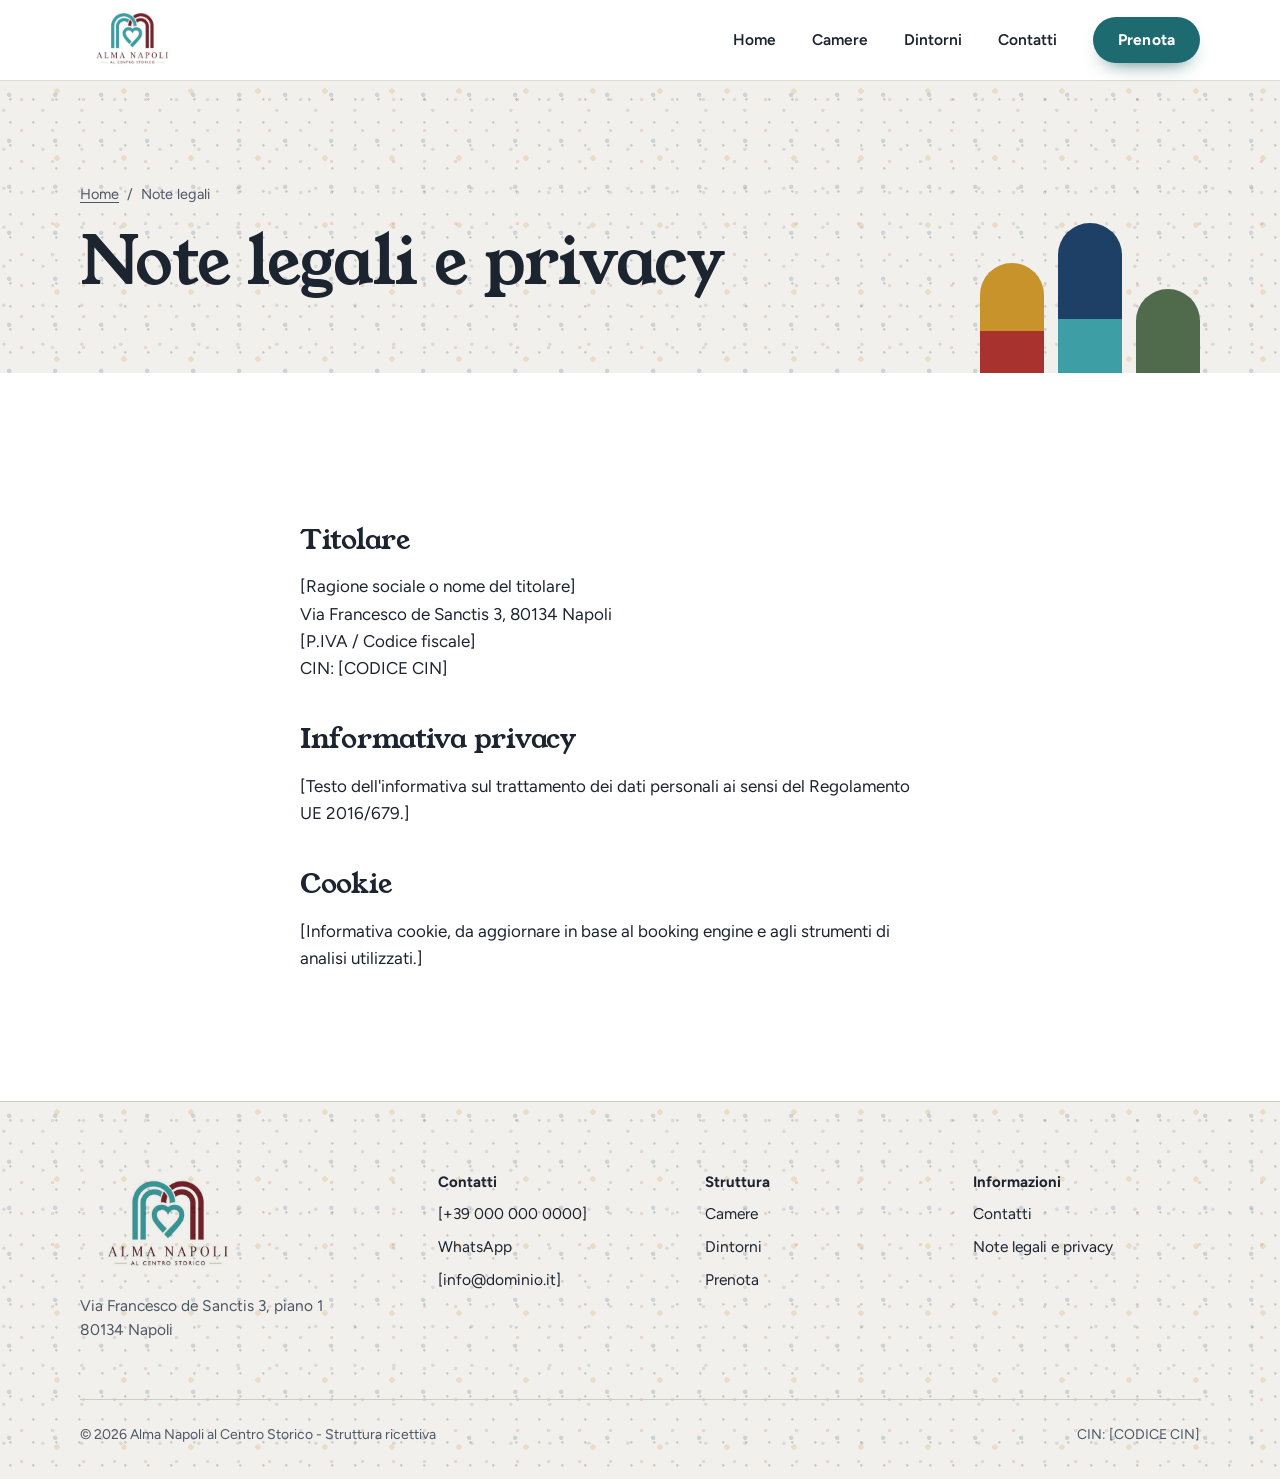
<file: note-legali.html>
<!doctype html>
<html lang="it">
<head>
<meta charset="utf-8">
<meta name="viewport" content="width=device-width, initial-scale=1">
<meta name="robots" content="noindex, nofollow">
<title>Note legali e privacy | Alma Napoli al Centro Storico</title>
<meta name="description" content="Informazioni legali, privacy e cookie.">
<link rel="icon" href="assets/img/logo.jpg">
<link rel="preconnect" href="https://fonts.googleapis.com">
<link rel="preconnect" href="https://fonts.gstatic.com" crossorigin>
<link href="https://fonts.googleapis.com/css2?family=Young+Serif&family=Figtree:wght@400;500;600;700&display=swap" rel="stylesheet">
<link rel="stylesheet" href="assets/css/style.css">
</head>
<body>
<a class="skip" href="#main">Vai al contenuto</a>
<header class="site-header">
<div class="wrap header-inner">
<a class="brand" href="index.html"><img src="assets/img/logo.jpg" alt="Alma Napoli al Centro Storico" width="107" height="66"></a>
<button class="menu-toggle" type="button" aria-expanded="false" aria-controls="site-nav" aria-label="Apri il menu">
<svg width="22" height="22" viewBox="0 0 24 24" fill="none" stroke="currentColor" stroke-width="1.8" stroke-linecap="round" aria-hidden="true"><path d="M4 7h16M4 12h16M4 17h16"/></svg>
</button>
<nav class="nav" id="site-nav" aria-label="Menu principale">
<ul>
<li><a href="index.html">Home</a></li>
<li><a href="camere.html">Camere</a></li>
<li><a href="dintorni.html">Dintorni</a></li>
<li><a href="contatti.html">Contatti</a></li>
</ul>
<a class="btn btn-primary" href="prenota.html">Prenota</a>
</nav>
</div>
</header>
<main id="main">
<section class="page-head terrazzo">
<div class="wrap stack">
<nav class="crumbs" aria-label="Percorso"><a href="index.html">Home</a><span aria-hidden="true">/</span><span>Note legali</span></nav>
<h1>Note legali e privacy</h1>
</div>
</section>
<section class="section">
<div class="wrap legal">
<h2>Titolare</h2>
<p>[Ragione sociale o nome del titolare]<br>Via Francesco de Sanctis 3, 80134 Napoli<br>[P.IVA / Codice fiscale]<br>CIN: [CODICE CIN]</p>
<h2>Informativa privacy</h2>
<p>[Testo dell'informativa sul trattamento dei dati personali ai sensi del Regolamento UE 2016/679.]</p>
<h2>Cookie</h2>
<p>[Informativa cookie, da aggiornare in base al booking engine e agli strumenti di analisi utilizzati.]</p>
</div>
</section>
</main>
<footer class="site-footer terrazzo">
<div class="wrap">
<div class="footer-grid">
<div>
<img src="assets/img/logo.jpg" alt="Alma Napoli al Centro Storico" width="168" height="104">
<address>Via Francesco de Sanctis 3, piano 1<br>80134 Napoli</address>
</div>
<div>
<h2>Contatti</h2>
<ul>
<li><a href="tel:+390000000000">[+39 000 000 0000]</a></li>
<li><a href="https://wa.me/390000000000">WhatsApp</a></li>
<li><a href="mailto:info@dominio.it">[info@dominio.it]</a></li>
</ul>
</div>
<div>
<h2>Struttura</h2>
<ul>
<li><a href="camere.html">Camere</a></li>
<li><a href="dintorni.html">Dintorni</a></li>
<li><a href="prenota.html">Prenota</a></li>
</ul>
</div>
<div>
<h2>Informazioni</h2>
<ul>
<li><a href="contatti.html">Contatti</a></li>
<li><a href="note-legali.html">Note legali e privacy</a></li>
</ul>
</div>
</div>
<div class="footer-bottom">
<span>&copy; <span data-year>2026</span> Alma Napoli al Centro Storico - Struttura ricettiva</span>
<span>CIN: [CODICE CIN]</span>
</div>
</div>
</footer>
<script src="assets/js/main.js"></script>
</body>
</html>
</file>
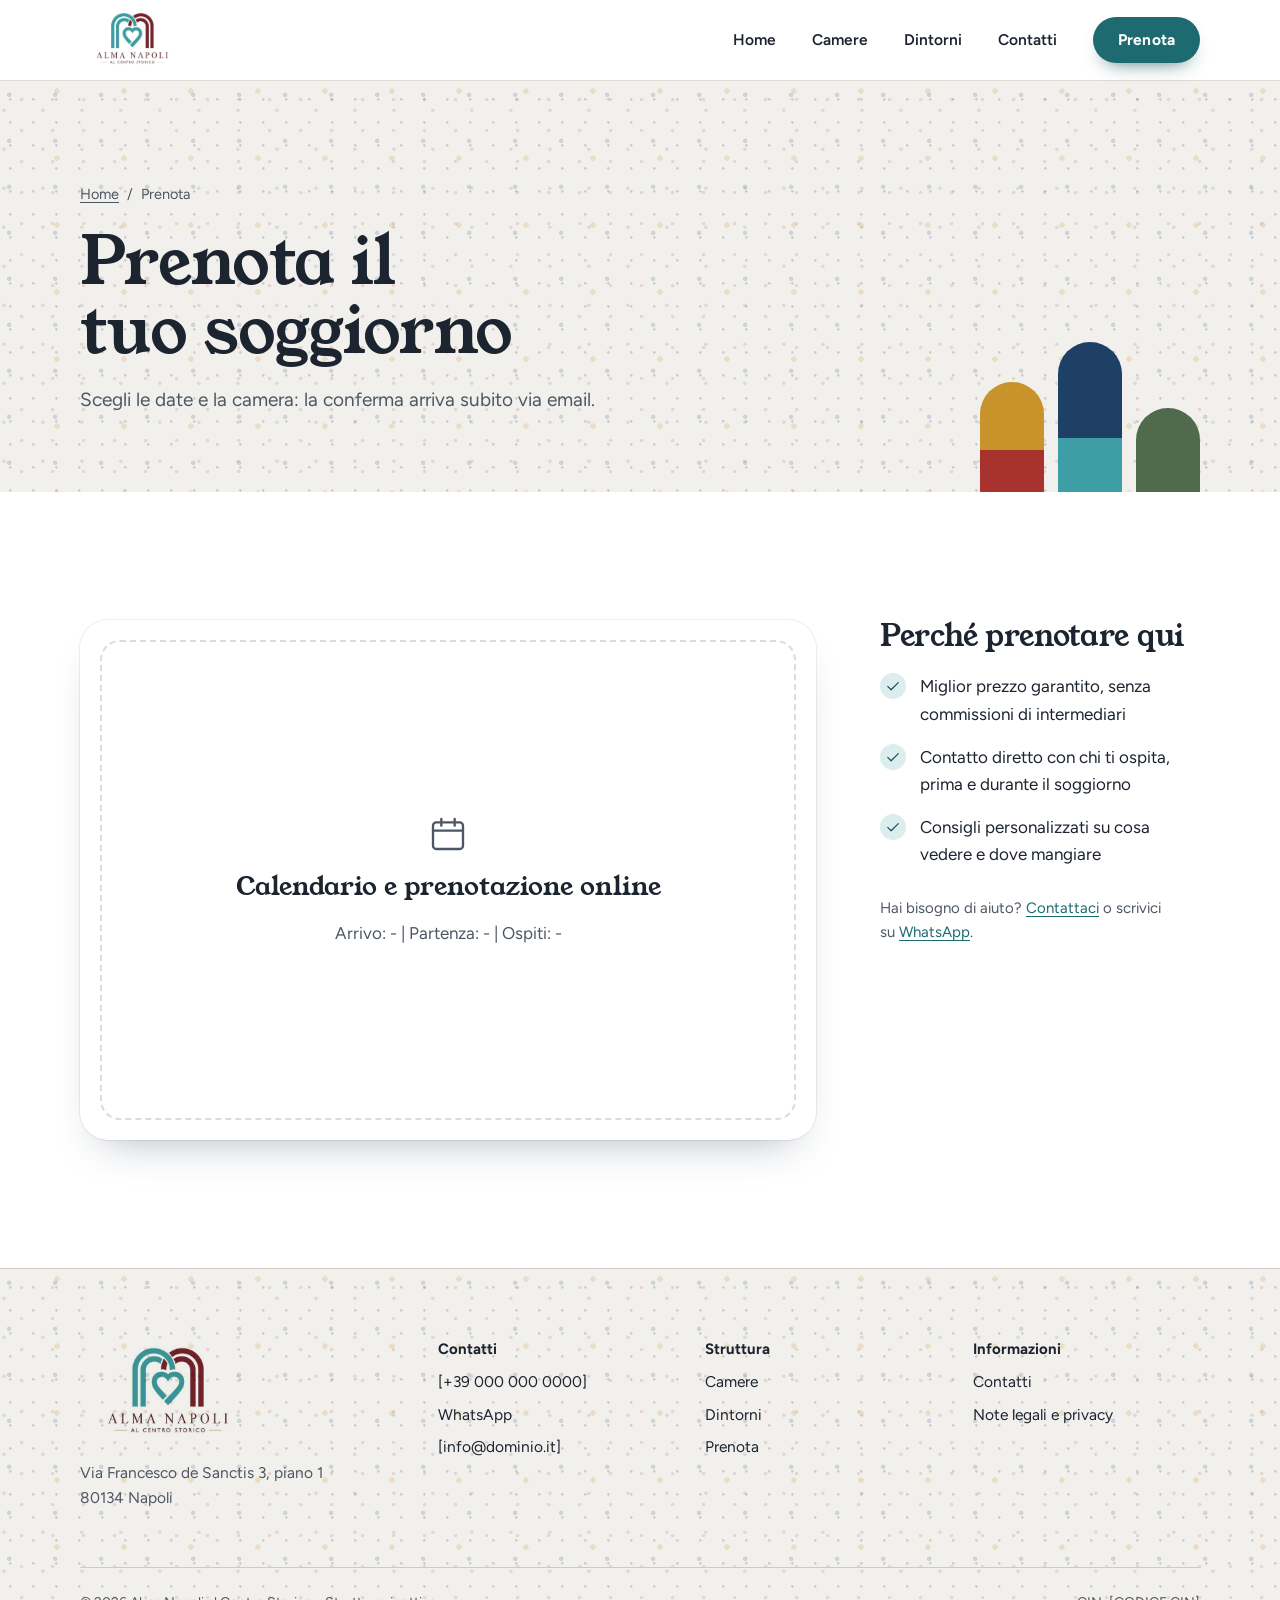
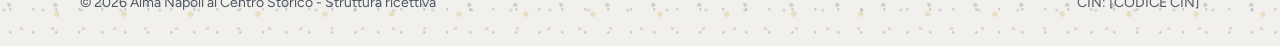
<file: prenota.html>
<!doctype html>
<html lang="it">
<head>
<meta charset="utf-8">
<meta name="viewport" content="width=device-width, initial-scale=1">
<meta name="robots" content="noindex, nofollow">
<title>Prenota | Alma Napoli al Centro Storico</title>
<meta name="description" content="Prenota direttamente il tuo soggiorno ad Alma Napoli al Centro Storico al miglior prezzo.">
<link rel="icon" href="assets/img/logo.jpg">
<link rel="preconnect" href="https://fonts.googleapis.com">
<link rel="preconnect" href="https://fonts.gstatic.com" crossorigin>
<link href="https://fonts.googleapis.com/css2?family=Young+Serif&family=Figtree:wght@400;500;600;700&display=swap" rel="stylesheet">
<link rel="stylesheet" href="assets/css/style.css">
</head>
<body>
<a class="skip" href="#main">Vai al contenuto</a>
<header class="site-header">
<div class="wrap header-inner">
<a class="brand" href="index.html"><img src="assets/img/logo.jpg" alt="Alma Napoli al Centro Storico" width="107" height="66"></a>
<button class="menu-toggle" type="button" aria-expanded="false" aria-controls="site-nav" aria-label="Apri il menu">
<svg width="22" height="22" viewBox="0 0 24 24" fill="none" stroke="currentColor" stroke-width="1.8" stroke-linecap="round" aria-hidden="true"><path d="M4 7h16M4 12h16M4 17h16"/></svg>
</button>
<nav class="nav" id="site-nav" aria-label="Menu principale">
<ul>
<li><a href="index.html">Home</a></li>
<li><a href="camere.html">Camere</a></li>
<li><a href="dintorni.html">Dintorni</a></li>
<li><a href="contatti.html">Contatti</a></li>
</ul>
<a class="btn btn-primary" href="prenota.html">Prenota</a>
</nav>
</div>
</header>
<main id="main">
<section class="page-head terrazzo">
<div class="wrap stack">
<nav class="crumbs" aria-label="Percorso"><a href="index.html">Home</a><span aria-hidden="true">/</span><span>Prenota</span></nav>
<h1>Prenota il tuo soggiorno</h1>
<p class="lead">Scegli le date e la camera: la conferma arriva subito via email.</p>
</div>
</section>

<section class="section">
<div class="wrap engine-wrap">
<div class="booking-engine" id="booking-engine">
<!-- BOOKING ENGINE: incollare qui il codice fornito dal gestionale e rimuovere il blocco .engine-placeholder -->
<div class="engine-placeholder">
<svg width="40" height="40" viewBox="0 0 24 24" fill="none" stroke="currentColor" stroke-width="1.4" stroke-linecap="round" stroke-linejoin="round" aria-hidden="true"><rect x="3" y="5" width="18" height="16" rx="2"/><path d="M3 10h18M8 3v4M16 3v4"/></svg>
<p style="font-family:var(--font-display);font-size:26px;color:var(--ink)">Calendario e prenotazione online</p>
<p>Arrivo: <span data-prefill="checkin">-</span> | Partenza: <span data-prefill="checkout">-</span> | Ospiti: <span data-prefill="ospiti">-</span></p>
</div>
</div>
<aside class="stack">
<h2 style="font-size:30px">Perché prenotare qui</h2>
<ul class="why">
<li><svg width="20" height="20" viewBox="0 0 24 24" fill="none" stroke="currentColor" stroke-width="1.6" stroke-linecap="round" stroke-linejoin="round" aria-hidden="true"><path d="M5 12.5l4.5 4.5L19 7.5"/></svg><span>Miglior prezzo garantito, senza commissioni di intermediari</span></li>
<li><svg width="20" height="20" viewBox="0 0 24 24" fill="none" stroke="currentColor" stroke-width="1.6" stroke-linecap="round" stroke-linejoin="round" aria-hidden="true"><path d="M5 12.5l4.5 4.5L19 7.5"/></svg><span>Contatto diretto con chi ti ospita, prima e durante il soggiorno</span></li>
<li><svg width="20" height="20" viewBox="0 0 24 24" fill="none" stroke="currentColor" stroke-width="1.6" stroke-linecap="round" stroke-linejoin="round" aria-hidden="true"><path d="M5 12.5l4.5 4.5L19 7.5"/></svg><span>Consigli personalizzati su cosa vedere e dove mangiare</span></li>
</ul>
<p class="muted" style="font-size:15px;margin-top:8px">Hai bisogno di aiuto? <a href="contatti.html">Contattaci</a> o scrivici su <a href="https://wa.me/390000000000">WhatsApp</a>.</p>
</aside>
</div>
</section>
</main>
<footer class="site-footer terrazzo">
<div class="wrap">
<div class="footer-grid">
<div>
<img src="assets/img/logo.jpg" alt="Alma Napoli al Centro Storico" width="168" height="104">
<address>Via Francesco de Sanctis 3, piano 1<br>80134 Napoli</address>
</div>
<div>
<h2>Contatti</h2>
<ul>
<li><a href="tel:+390000000000">[+39 000 000 0000]</a></li>
<li><a href="https://wa.me/390000000000">WhatsApp</a></li>
<li><a href="mailto:info@dominio.it">[info@dominio.it]</a></li>
</ul>
</div>
<div>
<h2>Struttura</h2>
<ul>
<li><a href="camere.html">Camere</a></li>
<li><a href="dintorni.html">Dintorni</a></li>
<li><a href="prenota.html">Prenota</a></li>
</ul>
</div>
<div>
<h2>Informazioni</h2>
<ul>
<li><a href="contatti.html">Contatti</a></li>
<li><a href="note-legali.html">Note legali e privacy</a></li>
</ul>
</div>
</div>
<div class="footer-bottom">
<span>&copy; <span data-year>2026</span> Alma Napoli al Centro Storico - Struttura ricettiva</span>
<span>CIN: [CODICE CIN]</span>
</div>
</div>
</footer>
<script src="assets/js/main.js"></script>
</body>
</html>
</file>
<file: assets/css/style.css>
/* Alma Napoli al Centro Storico */

:root {
  --blu: #1E3F66;
  --blu-scuro: #142B48;
  --teal: #1D6B71;
  --teal-scuro: #155257;
  --teal-chiaro: #3E9EA6;
  --ocra: #C8932B;
  --ocra-scuro: #8C6118;
  --rosso: #A8322D;
  --verde: #4F6B4C;
  --bordeaux: #7A2333;
  --ink: #1C2430;
  --muted: #4D5764;
  --line: #DEDBD4;
  --stone: #F1F0EC;
  --white: #FFFFFF;

  /* Tinte chiare dei colori delle camere */
  --blu-tinta: #E3EAF3;
  --teal-tinta: #DCEDEE;
  --ocra-tinta: #F6EAD0;
  --rosso-tinta: #F6E1DE;
  --verde-tinta: #E2EADF;
  --bordeaux-tinta: #F1DFE3;

  --font-display: "Young Serif", "Marcellus", Georgia, serif;
  --font-body: "Figtree", "Segoe UI", "Helvetica Neue", sans-serif;

  --wrap: 1200px;
  --gutter: clamp(20px, 4vw, 40px);
  --section: clamp(72px, 10vw, 128px);

  --r-s: 14px;
  --r-m: 20px;
  --r-l: 28px;
  --r-xl: 40px;
  --ombra: 0 22px 44px -24px rgba(20, 43, 72, .38);
  --ombra-s: 0 10px 24px -16px rgba(20, 43, 72, .35);

  /* Tre archi a blocchi di colore, come quelli dipinti nelle camere */
  --archi: url("data:image/svg+xml,%3Csvg xmlns='http://www.w3.org/2000/svg' viewBox='0 0 220 150'%3E%3Cpath fill='%23C8932B' d='M0 150V72a32 32 0 0 1 64 0v78z'/%3E%3Cpath fill='%23A8322D' d='M0 108h64v42H0z'/%3E%3Cpath fill='%231E3F66' d='M78 150V32a32 32 0 0 1 64 0v118z'/%3E%3Cpath fill='%233E9EA6' d='M78 96h64v54H78z'/%3E%3Cpath fill='%234F6B4C' d='M156 150V98a32 32 0 0 1 64 0v52z'/%3E%3C/svg%3E");
}

*, *::before, *::after { box-sizing: border-box; }

html { scroll-behavior: smooth; }
@media (prefers-reduced-motion: reduce) {
  html { scroll-behavior: auto; }
  *, *::before, *::after { transition: none !important; animation: none !important; }
}

body {
  margin: 0;
  font-family: var(--font-body);
  font-size: 17px;
  line-height: 1.6;
  color: var(--ink);
  background: var(--white);
  -webkit-font-smoothing: antialiased;
}

img { max-width: 100%; display: block; }

a { color: var(--teal); text-underline-offset: 3px; }
a:hover { color: var(--teal-scuro); }

:focus-visible { outline: 3px solid var(--ocra); outline-offset: 3px; }

h1, h2, h3 {
  font-family: var(--font-display);
  font-weight: 400;
  line-height: 1.1;
  margin: 0;
  letter-spacing: -0.01em;
  text-wrap: balance;
}
h1 { font-size: clamp(38px, 5.2vw, 66px); line-height: 1.05; }
h2 { font-size: clamp(30px, 3.6vw, 44px); }
h3 { font-size: clamp(22px, 2.2vw, 27px); }
p { margin: 0; text-wrap: pretty; }

.wrap { width: 100%; max-width: var(--wrap); margin: 0 auto; padding-inline: var(--gutter); }
.section { padding-block: var(--section); }
.lead { font-size: 19px; color: var(--muted); max-width: 60ch; }
.muted { color: var(--muted); }
.stack { display: flex; flex-direction: column; gap: 20px; }

.skip {
  position: absolute; left: -9999px; top: 0;
  background: var(--ink); color: var(--white); padding: 12px 18px; z-index: 100; border-radius: var(--r-s);
}
.skip:focus { left: 12px; top: 12px; }

/* Buttons */
.btn {
  display: inline-flex; align-items: center; justify-content: center;
  min-height: 50px; padding: 0 28px;
  font: 700 15.5px/1 var(--font-body); letter-spacing: 0.01em;
  text-decoration: none; border: 1.5px solid transparent; border-radius: 999px;
  cursor: pointer; transition: background-color .2s, color .2s, border-color .2s, box-shadow .2s;
}
.btn-primary { background: var(--teal); color: var(--white); box-shadow: 0 10px 20px -12px rgba(21, 82, 87, .9); }
.btn-primary:hover { background: var(--teal-scuro); color: var(--white); box-shadow: none; }
.btn-outline { border-color: currentColor; color: var(--teal); background: transparent; }
.btn-outline:hover { background: var(--teal); border-color: var(--teal); color: var(--white); }
.btn-light { background: var(--white); color: var(--blu); }
.btn-light:hover { background: var(--ocra); color: var(--ink); }
.btn-ghost-light { border-color: rgba(255,255,255,.7); color: var(--white); }
.btn-ghost-light:hover { background: var(--white); color: var(--blu); }

.link-more { font-weight: 700; text-decoration: underline; text-decoration-thickness: 2px; text-underline-offset: 6px; text-decoration-color: var(--ocra); }
.link-more:hover { text-decoration-color: currentColor; }

/* Header */
.site-header { position: sticky; top: 0; z-index: 50; background: var(--white); border-bottom: 1px solid var(--line); }
.header-inner { display: flex; align-items: center; justify-content: space-between; gap: 24px; min-height: 80px; }
.brand { display: block; border-radius: var(--r-s); }
.brand img { height: 62px; width: auto; mix-blend-mode: multiply; }
.nav { display: flex; align-items: center; gap: 20px; }
.nav ul { list-style: none; margin: 0; padding: 0; display: flex; gap: 4px; }
.nav ul a {
  display: block; color: var(--ink); text-decoration: none; font-weight: 600; font-size: 15.5px;
  padding: 10px 16px; border-radius: 999px; transition: background-color .2s, color .2s;
}
.nav ul a:hover { background: var(--stone); color: var(--ink); }
.nav ul a[aria-current="page"] { background: var(--teal-tinta); color: var(--teal-scuro); }
.nav .btn { min-height: 46px; padding: 0 24px; }
.menu-toggle {
  display: none; background: var(--stone); border: 0; border-radius: 999px;
  width: 48px; height: 48px; align-items: center; justify-content: center; cursor: pointer; color: var(--ink);
}

@media (max-width: 900px) {
  .header-inner { min-height: 72px; }
  .menu-toggle { display: inline-flex; }
  .nav {
    position: absolute; left: 0; right: 0; top: 100%;
    background: var(--white); border-bottom: 1px solid var(--line);
    box-shadow: var(--ombra);
    flex-direction: column; align-items: stretch; gap: 0; padding: 12px var(--gutter) 24px;
    display: none;
  }
  .nav.is-open { display: flex; }
  .nav ul { flex-direction: column; gap: 4px; }
  .nav ul a { padding: 14px 16px; border-radius: var(--r-s); }
  .nav .btn { margin-top: 14px; }
  .brand img { height: 54px; }
}

/* Generic image holder */
.arch { overflow: hidden; }
.arch img { width: 100%; height: 100%; object-fit: cover; }

/* Photo resting on a solid arch: the shape from the logo and from the walls of the rooms */
.arch-photo { --tone: var(--teal-chiaro); position: relative; width: 100%; max-width: 440px; padding: 13% 0 0 13%; }
.arch-photo::before {
  content: ""; position: absolute; left: 0; top: 0; width: 70%; height: 90%;
  background: var(--tone); border-radius: 999px 999px 0 0;
}
.arch-photo img {
  position: relative; width: 100%; aspect-ratio: 3 / 2; object-fit: cover;
  border-radius: var(--r-m); box-shadow: var(--ombra);
}
.t-blu { --tone: var(--blu); }
.t-ocra { --tone: var(--ocra); }
.t-verde { --tone: var(--verde); }
.t-rosso { --tone: var(--rosso); }
.t-teal { --tone: var(--teal-chiaro); }

/* Terrazzo texture, as in the floors of the rooms */
.terrazzo {
  background-color: var(--stone);
  background-image:
    radial-gradient(circle at 20% 30%, rgba(30,63,102,.16) 0 2px, transparent 2.5px),
    radial-gradient(circle at 70% 60%, rgba(168,50,45,.14) 0 1.5px, transparent 2px),
    radial-gradient(circle at 45% 80%, rgba(28,36,48,.18) 0 1px, transparent 1.5px),
    radial-gradient(circle at 85% 15%, rgba(200,147,43,.2) 0 2.5px, transparent 3px),
    radial-gradient(circle at 10% 75%, rgba(77,87,100,.14) 0 1.5px, transparent 2px);
  background-size: 46px 46px, 31px 31px, 23px 23px, 67px 67px, 39px 39px;
}

/* Hero */
.hero { overflow: hidden; }
.hero-grid {
  display: grid; grid-template-columns: minmax(0, 1.05fr) minmax(0, 0.95fr);
  gap: clamp(32px, 5vw, 80px); align-items: end;
  padding-top: clamp(48px, 7vw, 96px);
}
.hero-text { padding-bottom: clamp(96px, 11vw, 150px); display: flex; flex-direction: column; gap: 22px; }
.hero-text .place { font-size: 15.5px; font-weight: 600; color: var(--teal-scuro); }
.hero-actions { display: flex; flex-wrap: wrap; gap: 12px; margin-top: 10px; }

/* Three arches in a row: the Parthenope room between two colour blocks */
.hero-media {
  display: grid; grid-template-columns: 0.42fr 1fr 0.42fr; gap: clamp(8px, 1.2vw, 14px);
  align-items: end; aspect-ratio: 1 / 1.02; overflow: hidden;
}
.hero-media > * { border-radius: 999px 999px 0 0; animation: sorgi .9s cubic-bezier(.2, .75, .25, 1) both; }
.hero-photo { height: 100%; overflow: hidden; animation-delay: .1s; }
.hero-photo img { width: 100%; height: 100%; object-fit: cover; object-position: 36% 50%; }
.block-a { height: 66%; background: linear-gradient(var(--ocra) 0 56%, var(--rosso) 56%); }
.block-b { height: 44%; background: linear-gradient(var(--verde) 0 52%, var(--blu) 52%); animation-delay: .22s; }
@keyframes sorgi { from { transform: translateY(100%); } }

@media (max-width: 860px) {
  .hero-grid { grid-template-columns: 1fr; }
  .hero-text { padding-bottom: 0; }
  .hero-media { max-width: 460px; width: 100%; margin-inline: auto; }
}

/* Booking bar, resting on the base of the hero */
.booking-band { position: relative; z-index: 2; margin-top: -46px; }
.quick-book {
  display: grid; grid-template-columns: repeat(3, minmax(0, 1fr)) auto;
  gap: 14px; align-items: end;
  background: var(--white); padding: 20px 22px 22px; border-radius: var(--r-l);
  box-shadow: var(--ombra), 0 0 0 1px rgba(28, 36, 48, .06);
}
.field { display: flex; flex-direction: column; gap: 6px; }
.field label { font-size: 14px; font-weight: 700; padding-left: 2px; }
.field input, .field select, .field textarea {
  min-height: 50px; border: 1.5px solid #C9C5BC; border-radius: var(--r-s);
  padding: 0 14px; font: inherit; color: var(--ink); background: var(--white);
  transition: border-color .2s;
}
.field input:hover, .field select:hover, .field textarea:hover { border-color: var(--teal-chiaro); }
.field textarea { padding: 12px 14px; min-height: 150px; resize: vertical; }
.field input:focus, .field select:focus, .field textarea:focus { outline: 2px solid var(--teal); outline-offset: 1px; border-color: var(--teal); }
@media (max-width: 860px) { .quick-book { grid-template-columns: 1fr 1fr; } .quick-book .btn { grid-column: 1 / -1; } }
@media (max-width: 520px) { .quick-book { grid-template-columns: 1fr; } }

/* Intro */
.intro-grid { display: grid; grid-template-columns: minmax(0, 1.2fr) minmax(0, 0.8fr); gap: clamp(40px, 7vw, 112px); align-items: center; }
.intro-grid .arch-photo { justify-self: end; }
@media (max-width: 860px) { .intro-grid { grid-template-columns: 1fr; } .intro-grid .arch-photo { justify-self: start; } }

/* Rooms preview */
.section-head { display: flex; flex-wrap: wrap; justify-content: space-between; align-items: end; gap: 20px; margin-bottom: clamp(32px, 4vw, 52px); }
.rooms { display: grid; grid-template-columns: repeat(3, minmax(0, 1fr)); gap: clamp(18px, 2.4vw, 28px); }
.room-card {
  --tone: var(--teal);
  display: flex; flex-direction: column; text-decoration: none; color: var(--ink);
  background: var(--white); border-radius: var(--r-l); padding: 10px 10px 24px;
  box-shadow: 0 0 0 1px rgba(28, 36, 48, .07), var(--ombra-s);
  transition: transform .25s ease, box-shadow .25s ease;
}
.room-card[href*="parthenope"] { --tone: var(--blu); }
.room-card[href*="ocra"] { --tone: var(--ocra); }
.room-card[href*="verde"] { --tone: var(--verde); }
.room-card:hover { color: var(--ink); transform: translateY(-4px); box-shadow: 0 0 0 2px var(--tone), var(--ombra); }
.room-card .arch { aspect-ratio: 3 / 2; border-radius: var(--r-m); }
.room-card h3 { display: flex; align-items: center; gap: 12px; padding: 20px 14px 0; }
.room-card p { color: var(--muted); font-size: 16px; padding: 8px 14px 0; }
.swatch { width: 16px; height: 21px; border-radius: 999px 999px 0 0; flex: none; }
@media (max-width: 860px) { .rooms { grid-template-columns: 1fr; max-width: 440px; } }

.sw-blu { background: var(--blu); }
.sw-ocra { background: var(--ocra); }
.sw-verde { background: var(--verde); }

/* Features */
.features-grid { display: grid; grid-template-columns: minmax(0, 0.9fr) minmax(0, 1.1fr); gap: clamp(40px, 7vw, 112px); align-items: start; }
.features { list-style: none; margin: 0; padding: 0; display: grid; grid-template-columns: repeat(2, minmax(0, 1fr)); gap: 32px 36px; }
.features li { display: grid; grid-template-columns: 54px minmax(0, 1fr); column-gap: 16px; row-gap: 2px; align-content: start; }
.features .ico {
  grid-row: 1 / span 2; width: 54px; height: 62px; padding-top: 6px; border-radius: 999px 999px 0 0;
  background: var(--blu-tinta); color: var(--blu); display: flex; align-items: center; justify-content: center;
}
.features li:nth-child(6n+2) .ico { background: var(--ocra-tinta); color: var(--ocra-scuro); }
.features li:nth-child(6n+3) .ico { background: var(--verde-tinta); color: var(--verde); }
.features li:nth-child(6n+4) .ico { background: var(--rosso-tinta); color: var(--rosso); }
.features li:nth-child(6n+5) .ico { background: var(--teal-tinta); color: var(--teal-scuro); }
.features li:nth-child(6n) .ico { background: var(--bordeaux-tinta); color: var(--bordeaux); }
.features strong { font-size: 17px; line-height: 1.3; align-self: end; }
.features span.muted { font-size: 15.5px; line-height: 1.45; }
@media (max-width: 860px) { .features-grid { grid-template-columns: 1fr; } }
@media (max-width: 520px) { .features { grid-template-columns: 1fr; gap: 24px; } }

/* Surroundings teaser: a dark panel set into the page */
.section.teaser { padding-block: 0; padding-inline: var(--gutter); }
.teaser-grid {
  display: grid; grid-template-columns: minmax(0, 0.9fr) minmax(0, 1.1fr); gap: clamp(32px, 6vw, 88px); align-items: center;
  max-width: calc(var(--wrap) - 2 * var(--gutter)); padding: clamp(28px, 6vw, 80px);
  background: var(--blu-scuro); color: var(--white); border-radius: var(--r-xl);
}
.teaser p { color: #D6DEE8; }
.places-inline { list-style: none; margin: 8px 0 0; padding: 0; display: flex; flex-direction: column; border-top: 1px solid rgba(255,255,255,.2); }
.places-inline li { display: flex; justify-content: space-between; gap: 16px; padding: 14px 0; border-bottom: 1px solid rgba(255,255,255,.2); }
.places-inline li span:last-child { color: #BFD9DC; white-space: nowrap; font-weight: 600; }
@media (max-width: 860px) { .teaser-grid { grid-template-columns: 1fr; } }

/* CTA */
.cta { text-align: center; }
.cta .stack { align-items: center; }
.cta .stack::before { content: ""; width: 110px; height: 75px; background: var(--archi) center / contain no-repeat; margin-bottom: 4px; }
.cta h2 { max-width: 20ch; }
.cta .lead { margin-inline: auto; }

/* Page header */
.page-head { position: relative; padding-block: clamp(56px, 8vw, 104px) clamp(48px, 6vw, 80px); }
.page-head .stack > * { max-width: 760px; }
.page-head.terrazzo::after {
  content: ""; position: absolute; bottom: 0; width: 220px; height: 150px;
  right: max(var(--gutter), calc((100vw - var(--wrap)) / 2 + var(--gutter)));
  background: var(--archi) bottom / contain no-repeat;
}
@media (max-width: 1080px) { .page-head.terrazzo::after { display: none; } }
.page-head.dark { background: var(--blu); color: var(--white); }
.page-head.dark .lead { color: #D6DEE8; }
.crumbs { font-size: 14.5px; display: flex; flex-wrap: wrap; gap: 8px; color: var(--muted); }
.crumbs a { color: inherit; }
.page-head.dark .crumbs { color: #BFD9DC; }

/* Page header with a photo beside the title */
.page-head.has-photo::after { display: none; }
.page-head.has-photo .wrap { display: grid; grid-template-columns: minmax(0, 1fr) minmax(0, 400px); gap: clamp(32px, 6vw, 88px); align-items: end; }
@media (max-width: 860px) { .page-head.has-photo .wrap { grid-template-columns: 1fr; } .page-head.has-photo .arch-photo { max-width: 360px; } }

/* Rooms list */
.room-row { display: grid; grid-template-columns: minmax(0, 0.9fr) minmax(0, 1.1fr); gap: clamp(40px, 7vw, 112px); align-items: center; }
.room-row + .room-row { margin-top: clamp(64px, 9vw, 112px); }
.room-row:nth-child(even) .arch-photo { order: 2; justify-self: end; }
.room-row .color-tag { display: inline-flex; align-items: center; gap: 10px; font-size: 15.5px; font-weight: 600; color: var(--muted); }
.chips { list-style: none; margin: 0; padding: 0; display: flex; flex-wrap: wrap; gap: 8px; }
.chips li { border-radius: 999px; padding: 6px 16px; font-size: 14.5px; font-weight: 600; background: var(--stone); }
.btn-row { display: flex; flex-wrap: wrap; gap: 12px; margin-top: 8px; }
@media (max-width: 860px) {
  .room-row { grid-template-columns: 1fr; }
  .room-row:nth-child(even) .arch-photo { order: 0; justify-self: start; }
}

.amenities { list-style: none; margin: 0; padding: 0; display: grid; grid-template-columns: repeat(auto-fill, minmax(230px, 1fr)); gap: 10px; }
.amenities li {
  padding: 13px 16px; display: flex; gap: 12px; align-items: center; line-height: 1.3;
  background: var(--white); border-radius: var(--r-s); box-shadow: 0 0 0 1px rgba(28, 36, 48, .09);
}
.amenities svg { flex: none; color: var(--teal); }

/* Single room */
.room-hero { color: var(--white); padding-bottom: calc(clamp(48px, 6vw, 80px) + clamp(90px, 14vw, 180px)); }
.room-hero.c-blu { background: var(--blu); }
.room-hero.c-ocra { background: var(--ocra-scuro); }
.room-hero.c-verde { background: var(--verde); }
.room-hero .lead { color: rgba(255,255,255,.9); }
.room-hero .crumbs { color: rgba(255,255,255,.85); }

/* The photos overlap the coloured band above */
.section.gallery-section { padding-block: 0 clamp(48px, 6vw, 72px); margin-top: calc(-1 * clamp(90px, 14vw, 180px)); position: relative; }
.gallery { display: grid; grid-template-columns: minmax(0, 2fr) minmax(0, 1fr); gap: 16px; max-width: 940px; align-items: start; }
.gallery .main { aspect-ratio: 3 / 2; border-radius: var(--r-l); box-shadow: var(--ombra); }
.gallery .side { display: grid; gap: 16px; align-content: start; }
.gallery .side img { width: 100%; aspect-ratio: 3 / 2; object-fit: cover; border-radius: var(--r-m); box-shadow: var(--ombra-s); }
.gallery.single { grid-template-columns: minmax(0, 420px); }
@media (max-width: 640px) { .gallery { grid-template-columns: 1fr; } .gallery .side { grid-template-columns: 1fr 1fr; } }

.section.room-details { padding-top: 0; }
.room-layout { display: grid; grid-template-columns: minmax(0, 1fr) 360px; gap: clamp(40px, 6vw, 80px); align-items: start; }
.room-layout .content { display: flex; flex-direction: column; gap: 56px; }
.info-list { margin: 0; display: grid; grid-template-columns: repeat(auto-fit, minmax(200px, 1fr)); gap: 28px; }
.info-list dt { font-weight: 700; color: var(--bordeaux); font-size: 15px; }
.info-list dd { margin: 4px 0 0; }
.book-box {
  position: sticky; top: 104px; background: var(--white); border-radius: var(--r-l); padding: 30px;
  display: flex; flex-direction: column; gap: 16px;
  box-shadow: var(--ombra), 0 0 0 1px rgba(28, 36, 48, .07);
}
.book-box .btn { width: 100%; }
@media (max-width: 960px) { .room-layout { grid-template-columns: 1fr; } .book-box { position: static; } }

/* Surroundings */
.places { display: grid; grid-template-columns: repeat(3, minmax(0, 1fr)); gap: clamp(16px, 2.2vw, 28px); }
.place-card { border-radius: 220px 220px var(--r-l) var(--r-l); padding: 84px 32px 36px; color: var(--white); display: flex; flex-direction: column; gap: 12px; min-height: 330px; }
.place-card .dist { align-self: flex-start; font-size: 14px; font-weight: 700; background: rgba(255,255,255,.18); padding: 4px 12px; border-radius: 999px; }
.place-card p { font-size: 16px; opacity: .94; }
.place-card.c-blu { background: var(--blu); }
.place-card.c-teal { background: var(--teal); }
.place-card.c-rosso { background: var(--rosso); }
.place-card.c-verde { background: var(--verde); }
.place-card.c-bordeaux { background: var(--bordeaux); }
.place-card.c-ocra { background: var(--ocra-scuro); }
@media (max-width: 960px) { .places { grid-template-columns: repeat(2, minmax(0, 1fr)); } }
@media (max-width: 600px) { .places { grid-template-columns: 1fr; } .place-card { min-height: 0; } }

.arrive-grid { display: grid; grid-template-columns: minmax(0, 1fr) minmax(0, 1fr); gap: clamp(40px, 6vw, 80px); align-items: stretch; }
.arrive { margin: 0; border-top: 1px solid #CFCBC2; }
.arrive div { display: flex; flex-wrap: wrap; justify-content: space-between; gap: 4px 12px; padding: 18px 0; border-bottom: 1px solid #CFCBC2; }
.arrive dt { font-weight: 700; }
.arrive dd { margin: 0; color: var(--muted); }
.map { width: 100%; min-height: 380px; height: 100%; border: 0; border-radius: var(--r-l); background: var(--stone); box-shadow: var(--ombra-s); }
@media (max-width: 860px) { .arrive-grid { grid-template-columns: 1fr; } }

/* Contacts */
.contact-grid { display: grid; grid-template-columns: minmax(0, 0.8fr) minmax(0, 1.2fr); gap: clamp(40px, 6vw, 96px); align-items: start; }
.contact-list { display: flex; flex-direction: column; gap: 28px; margin: 0; }
.contact-list dt { font-weight: 700; color: var(--bordeaux); font-size: 15px; }
.contact-list dd { margin: 4px 0 0; }
.contact-form { display: grid; grid-template-columns: repeat(2, minmax(0, 1fr)); gap: 18px; background: var(--stone); padding: clamp(22px, 4vw, 44px); border-radius: var(--r-l); }
.contact-form .full { grid-column: 1 / -1; }
.check { display: flex; gap: 12px; align-items: flex-start; font-size: 15px; color: var(--muted); }
.check input { width: 20px; height: 20px; margin-top: 2px; flex: none; accent-color: var(--teal); }
.form-msg { grid-column: 1 / -1; font-weight: 600; color: var(--teal-scuro); background: var(--teal-tinta); padding: 14px 16px; border-radius: var(--r-s); }
@media (max-width: 860px) { .contact-grid { grid-template-columns: 1fr; } }
@media (max-width: 560px) { .contact-form { grid-template-columns: 1fr; } }

/* Booking page */
.engine-wrap { display: grid; grid-template-columns: minmax(0, 1fr) 320px; gap: clamp(32px, 5vw, 64px); align-items: start; }
.booking-engine { min-height: 520px; border-radius: var(--r-l); background: var(--white); padding: 20px; box-shadow: var(--ombra), 0 0 0 1px rgba(28, 36, 48, .07); }
.engine-placeholder { min-height: 480px; border: 2px dashed var(--line); border-radius: var(--r-m); display: flex; flex-direction: column; align-items: center; justify-content: center; gap: 12px; text-align: center; padding: 32px; color: var(--muted); }
.why { list-style: none; margin: 0; padding: 0; display: flex; flex-direction: column; gap: 16px; }
.why li { display: flex; gap: 14px; align-items: flex-start; }
.why svg { flex: none; color: var(--teal-scuro); background: var(--teal-tinta); border-radius: 50%; padding: 4px; width: 26px; height: 26px; }
@media (max-width: 900px) { .engine-wrap { grid-template-columns: 1fr; } }

/* Legal */
.legal { max-width: 760px; display: flex; flex-direction: column; gap: 18px; }
.legal h2 { font-size: 28px; margin-top: 24px; }

/* Footer */
.site-footer { padding-block: 72px 32px; border-top: 1px solid #CFCBC2; }
.footer-grid { display: grid; grid-template-columns: minmax(0, 1.4fr) repeat(3, minmax(0, 1fr)); gap: 40px; }
.footer-grid img { height: 104px; width: auto; mix-blend-mode: multiply; }
.footer-grid h2 { font-family: var(--font-body); font-size: 15px; font-weight: 700; letter-spacing: 0; margin-bottom: 12px; }
.footer-grid ul { list-style: none; margin: 0; padding: 0; display: flex; flex-direction: column; gap: 8px; font-size: 15.5px; }
.footer-grid a { color: var(--ink); text-decoration: none; }
.footer-grid a:hover { color: var(--teal); text-decoration: underline; }
.footer-grid address { font-style: normal; font-size: 15.5px; color: var(--muted); margin-top: 16px; }
.footer-bottom { margin-top: 56px; padding-top: 24px; border-top: 1px solid #CFCBC2; display: flex; flex-wrap: wrap; justify-content: space-between; gap: 12px; font-size: 14px; color: var(--muted); }
@media (max-width: 860px) { .footer-grid { grid-template-columns: 1fr 1fr; } .footer-grid > div:first-child { grid-column: 1 / -1; } }
@media (max-width: 520px) { .footer-grid { grid-template-columns: 1fr; } }
</file>
